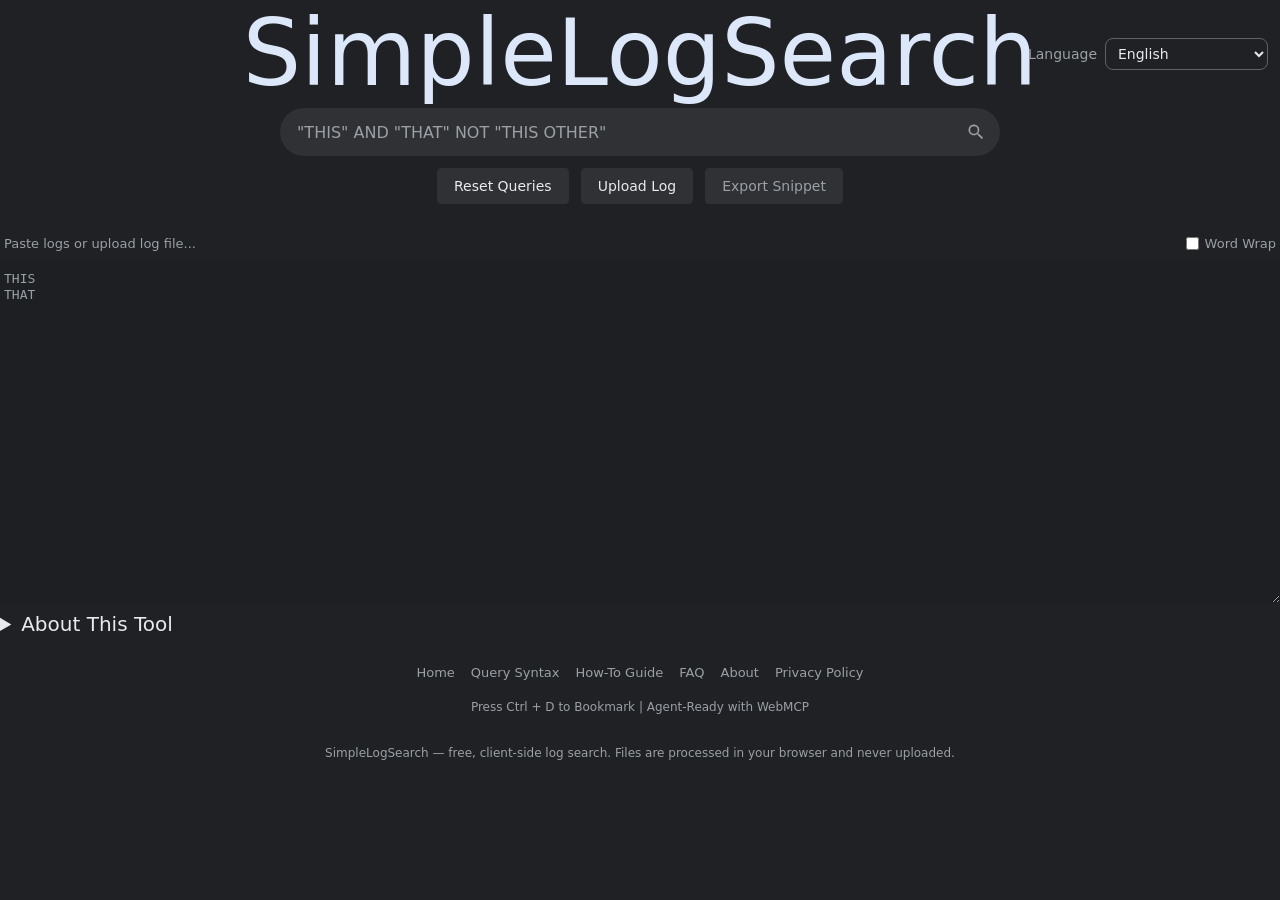
<file: index.html>
<!doctype html>
<html lang="en">
<head>
  <meta charset="utf-8">
  <meta name="viewport" content="width=device-width, initial-scale=1">
  <title>SimpleLogSearch — Free Log File Search with AND/OR/NOT (In-Browser)</title>
  <!-- Meta + canonical + og per spec/seo-adsense §2 (index row); title exact per §1.1. -->
  <meta name="description" content="Free in-browser log file search with AND, OR, and NOT queries. Files never leave your device, and results keep their original line numbers.">
  <meta name="robots" content="index, follow">
  <meta name="theme-color" content="#202124">
  <!-- WebMCP Chrome origin trial (spec/webmcp.md §6; token for https://simplelogsearch.com, expiry 2027-03-30) -->
  <meta http-equiv="Origin-Trial" content="[base64]">

  <link rel="icon" type="image/png" sizes="32x32" href="favicon.png">
  <link rel="canonical" href="https://simplelogsearch.com/">
  <meta property="og:title" content="SimpleLogSearch — Free Log File Search with AND/OR/NOT (In-Browser)">
  <meta property="og:description" content="Free in-browser log file search with AND, OR, and NOT queries. Files never leave your device, and results keep their original line numbers.">
  <meta property="og:url" content="https://simplelogsearch.com/">
  <meta property="og:type" content="website">
  <!-- Pre-paint i18n boot (spec/i18n §4): reads localStorage["sls-lang"], validates it
       against the known 21 codes, sets <html lang|dir> before first paint (ar/ur → rtl).
       Full string application happens in js/app.js init. -->
  <script>
    (function () {
      var codes = ["en","zh-CN","es-ES","hi-IN","ar","bn","pt-BR","ru","ja","de","fr","ko","tr","vi","id","th","pl","ur","nl","it","uk"];
      var locale = null;
      try { locale = window.localStorage.getItem("sls-lang"); } catch (e) {}
      if (codes.indexOf(locale) === -1) locale = "en";
      document.documentElement.setAttribute("lang", locale);
      document.documentElement.setAttribute("dir", locale === "ar" || locale === "ur" ? "rtl" : "ltr");
    })();
  </script>
  <!-- JSON-LD per spec/seo-adsense §2 (index row): WebSite (SearchAction → ?q=, functional
       since 3.4), SoftwareApplication (no aggregateRating/fake reviews), WebPage, FAQPage
       mirroring the 10 visible index FAQs verbatim. -->
  <script type="application/ld+json">
  {
    "@context": "https://schema.org",
    "@type": "WebSite",
    "name": "SimpleLogSearch",
    "url": "https://simplelogsearch.com/",
    "description": "Free in-browser log file search with AND, OR, and NOT queries. Files are processed client-side and never uploaded.",
    "potentialAction": {
      "@type": "SearchAction",
      "target": { "@type": "EntryPoint", "urlTemplate": "https://simplelogsearch.com/?q={search_term_string}" },
      "query-input": "required name=search_term_string"
    }
  }
  </script>
  <script type="application/ld+json">
  {
    "@context": "https://schema.org",
    "@type": "SoftwareApplication",
    "name": "SimpleLogSearch",
    "url": "https://simplelogsearch.com/",
    "description": "A free log file search that runs entirely in your browser: boolean and quoted-phrase queries over line-based text files, with original line numbers preserved. Files never leave the device.",
    "applicationCategory": "DeveloperApplication",
    "operatingSystem": "Web",
    "offers": { "@type": "Offer", "price": "0", "priceCurrency": "USD" }
  }
  </script>
  <script type="application/ld+json">
  {
    "@context": "https://schema.org",
    "@type": "WebPage",
    "name": "SimpleLogSearch — Free Log File Search with AND/OR/NOT (In-Browser)",
    "url": "https://simplelogsearch.com/",
    "description": "Free in-browser log file search with AND, OR, and NOT queries. Files never leave your device, and results keep their original line numbers."
  }
  </script>
  <script type="application/ld+json">
  {
    "@context": "https://schema.org",
    "@type": "FAQPage",
    "mainEntity": [
      { "@type": "Question", "name": "Is my data sent anywhere?", "acceptedAnswer": { "@type": "Answer", "text": "No. Your log file never leaves your browser. The app is fully client-side: your browser reads the file into memory with its own file API, JavaScript running on your machine tokenizes and searches it, and everything is forgotten when you close the page or load another file. There is no upload step, no server to host your data, nothing in cookies or local storage except the interface language you choose, and no analytics reading file contents." } },
      { "@type": "Question", "name": "How big a file can I open?", "acceptedAnswer": { "@type": "Answer", "text": "Up to 50 MB per file; anything larger is rejected with a clear error before it is read. Large files stay smooth because the results window is virtualized — only the rows currently in view exist in the page, so even a 10 MB log with 100,000 lines scrolls without stutter. Reading happens in the background while the status row shows the file name and a reading notice, then the total line count appears." } },
      { "@type": "Question", "name": "Can I search CSV, JSON, or XML files?", "acceptedAnswer": { "@type": "Answer", "text": "Yes — any line-based text file works. The engine treats each line as a plain string and applies case-insensitive substring matching, so it never needs to understand the format. Plain application logs, syslog output, web server access logs, Windows Event flat-text exports, CSV spreadsheets, JSON-lines data, and XML dumps all work as long as every record sits on its own line and the file is UTF-8 text. Binary files are not supported." } },
      { "@type": "Question", "name": "Is the search case-sensitive?", "acceptedAnswer": { "@type": "Answer", "text": "No. Matching is case-insensitive substring: error, Error, and ERROR all find the same lines, so you can type queries in whatever case feels natural. One subtlety comes with substring matching — there are no word boundaries, so searching for 192.168.1.1 also matches a line that contains only 192.168.1.10. The Query Syntax reference explains the trailing-space trick that narrows these collisions down." } },
      { "@type": "Question", "name": "Is it mobile-friendly?", "acceptedAnswer": { "@type": "Answer", "text": "Yes. The layout is responsive down to phone width — the search bar, buttons, and results window all adapt, and the interface is verified at 390 pixels wide. Searching large files works on a phone too, though a desktop screen makes long result sets more comfortable to read." } },
      { "@type": "Question", "name": "Why is it free?", "acceptedAnswer": { "@type": "Answer", "text": "Because there is nothing to charge for: no server, no database, no per-seat licensing — the entire site is a few dollars of static hosting on GitHub Pages. To help cover even that modest cost, the site is monetized with Google AdSense advertisements, and that is the complete model. There is no premium tier, no paywall, and your files are never shared with any advertiser; the Privacy Policy page states all of it in full." } },
      { "@type": "Question", "name": "What is WebMCP, and how do I use it as a user?", "acceptedAnswer": { "@type": "Answer", "text": "WebMCP is a W3C standard that lets a web page expose its capabilities to AI agents as tools. SimpleLogSearch registers four — get_log_status, search_logs, reset_view, and load_sample_log — so an agent can see what file is loaded, run queries, reset the view, or load one of the built-in samples. You do nothing special: in a WebMCP-capable browser you ask your assistant in natural language, for example to find every 500 status line except the health-check traffic, and it calls the tools for you." } },
      { "@type": "Question", "name": "How do line numbers work?", "acceptedAnswer": { "@type": "Answer", "text": "Every result is labeled with its original line number from your uploaded file, starting at 1 — filtering never renumbers. A match labeled 4,182 is line 4,182 in the file: open it in an editor, SIEM, or any other text tool and jump straight there. Line counting treats the file as it is on disk, and a trailing newline at the end does not create a phantom extra line." } },
      { "@type": "Question", "name": "What happens to my file when I reset or upload a new one?", "acceptedAnswer": { "@type": "Answer", "text": "Reset only clears the search box and any error message — the file stays loaded and the window returns to the full log from line 1. Uploading a new file discards the old one completely: the previous data is thrown away, the search input is cleared, and the new file is shown from its first line. Since files live only in page memory, closing or reloading the page forgets everything as well." } },
      { "@type": "Question", "name": "What browsers are supported?", "acceptedAnswer": { "@type": "Answer", "text": "Any evergreen browser: current versions of Chrome, Edge, Firefox, and Safari all run the full app — upload, boolean search, 50 MB files, and the resizable results window. One feature set is newer. The WebMCP agent tools listed in Features need a client with W3C WebMCP support; today that means Chrome 149 or later, Edge 150 or later, or ChatGPT Desktop. In other browsers the page loads as an ordinary website, silently and without console noise." } }
    ]
  }
  </script>
  <link rel="stylesheet" href="css/styles.css">
</head>
<body>
  <a class="skip-link" href="#logViewport" data-i18n="a11y.skipToResults">Skip to results</a>

  <header>
    <a class="wordmark" href="index.html" aria-label="SimpleLogSearch"><span>S</span><span>i</span><span>m</span><span>p</span><span>l</span><span>e</span><span>L</span><span>o</span><span>g</span><span>S</span><span>e</span><span>a</span><span>r</span><span>c</span><span>h</span></a>
    <div class="lang-field">
      <label for="langSelect" data-i18n="lang.label">Language</label>
      <select id="langSelect">
        <option value="en">English</option>
        <option value="zh-CN">简体中文</option>
        <option value="es-ES">Español</option>
        <option value="hi-IN">हिन्दी</option>
        <option value="ar">العربية</option>
        <option value="bn">বাংলা</option>
        <option value="pt-BR">Português (Brasil)</option>
        <option value="ru">Русский</option>
        <option value="ja">日本語</option>
        <option value="de">Deutsch</option>
        <option value="fr">Français</option>
        <option value="ko">한국어</option>
        <option value="tr">Türkçe</option>
        <option value="vi">Tiếng Việt</option>
        <option value="id">Bahasa Indonesia</option>
        <option value="th">ไทย</option>
        <option value="pl">Polski</option>
        <option value="ur">اردو</option>
        <option value="nl">Nederlands</option>
        <option value="it">Italiano</option>
        <option value="uk">Українська</option>
      </select>
    </div>
  </header>

  <div id="errorSlot" role="alert" aria-live="polite" hidden></div>

  <main>
    <form class="search-bar">
      <input class="search-input" type="text" name="q" placeholder=&quot;THIS&quot; AND &quot;THAT&quot; NOT &quot;THIS OTHER&quot; data-i18n-placeholder="search.placeholder">
      <button class="search-submit" type="submit" aria-label="Run search" data-i18n-aria="search.buttonAria"><svg viewBox="0 0 24 24" aria-hidden="true"><path d="M15.5 14h-.79l-.28-.27a6.5 6.5 0 1 0-.7.7l.27.28v.79l5 4.99L20.49 19l-4.99-5zm-6 0A4.5 4.5 0 1 1 14 9.5 4.5 4.5 0 0 1 9.5 14z"/></svg></button>
    </form>
    <div class="btn-row">
      <button id="resetBtn" class="btn" type="button" data-i18n="btn.reset">Reset Queries</button>
      <button id="uploadBtn" class="btn" type="button" data-i18n="btn.upload">Upload Log</button>
      <button id="exportBtn" class="btn" type="button" data-i18n="btn.export" disabled>Export Snippet</button>
      <input id="fileInput" type="file" hidden>
    </div>
  </main>

  <section id="results">
    <!-- View bar (ui-spec §4 / B18, 2026-09-25 word-wrap toggle): status text
         left + Word Wrap checkbox right — the row just above the text box,
         always visible. #statusRow keeps the hidden/text semantics owned by
         app.js; in the empty state it shows the paste instruction (i18n
         status.noFile) — B20, 2026-09-25. -->
    <div id="viewBar">
      <div id="statusRow" aria-live="polite" data-i18n="status.noFile">Paste logs or upload log file...</div>
      <label class="wrap-toggle"><input type="checkbox" id="wrapToggle"><span data-i18n="view.wordWrap">Word Wrap</span></label>
    </div>
    <!-- Empty-state paste box (ui-spec §4): faint two-line THIS/THAT demo
         placeholder (i18n log.placeholder); commits as a "snippet" log on paste
         or a typing pause. -->
    <textarea id="pasteArea" spellcheck="false" placeholder="THIS&#10;THAT" data-i18n-placeholder="log.placeholder"></textarea>
    <div id="logViewport" aria-label="Log content" data-i18n-aria="a11y.logView" hidden></div>
  </section>

  <!-- "About This Tool" — collapsed by default (spec/seo-adsense §1.1, 2026-09-20
       user direction; content preserved in the DOM for SEO/AdSense). Body copy is
       English-only — the language switch localizes chrome strings only (§1); these
       elements intentionally carry no data-i18n attributes except the summary. -->
  <details class="content about-details" id="aboutDetails">
    <summary data-i18n="about.title">About This Tool</summary>
    <h1>Free Online Log File Search with AND, OR, and NOT Queries</h1>

    <p>SimpleLogSearch is a free log file search that runs entirely in your browser. Click Upload, pick a log, type a query with AND, OR, NOT, and quoted phrases, and read the matching lines with their original line numbers. Nothing is sent to any server: your file is read into page memory with your browser's own file API, the search executes on your machine, and everything is discarded when you close the tab or load another file. There is no account, no signup, and nothing to install — it is a search box with real boolean syntax sitting on top of an ordinary text window. The query box accepts the same phrasing you would use in grep or a SIEM search bar, so existing muscle memory carries over. It was built for security work — access logs, event exports, application debug output — but it handles any line-based text. New to the syntax? The <a href="query-syntax/">query syntax reference</a> walks through every operator with examples.</p>

    <h2>How it works</h2>
    <p>The whole workflow is three steps, and there is nothing to install. A worked, step-by-step investigation walkthrough lives in the <a href="how-to-search-logs/">how-to guide</a>.</p>
    <ol>
      <li><strong>Upload.</strong> Click Upload and pick any line-based text file up to 50 MB. Your browser reads it into page memory; nothing is transmitted anywhere.</li>
      <li><strong>Query.</strong> Type a search using AND, OR, NOT, quoted phrases, and parentheses. Matching is case-insensitive, grep-style: <code>"MID 123456" and "timeout"</code> finds the lines that contain both strings, in any case.</li>
      <li><strong>Read the matches.</strong> The results window lists only the matching lines, each labeled with its true position in your file. Copy a line number and jump straight to it in Notepad++, VS Code, or any editor.</li>
    </ol>

    <h2>Features</h2>
    <ul>
      <li><strong>Boolean and phrase queries.</strong> Combine quoted phrases with AND, OR, and NOT; parentheses control grouping, and AND binds tighter than OR.</li>
      <li><strong>Original line numbers preserved.</strong> Every result row is labeled with its real 1-based line in the uploaded file — filtering never renumbers.</li>
      <li><strong>Case-insensitive grep-style matching.</strong> Plain substring search: ERROR matches error. One honest caveat — 192.168.1.1 also matches 192.168.1.10, and a trailing space in the phrase narrows it down.</li>
      <li><strong>Files up to 50 MB.</strong> A virtualized results window keeps scrolling smooth even when a file carries hundreds of thousands of lines.</li>
      <li><strong>21 interface languages.</strong> The app chrome is translated into 21 languages, including Arabic and Urdu with full right-to-left mirroring; content pages stay in English.</li>
      <li><strong>AI-agent tools (WebMCP).</strong> Supported browsers expose four registered tools — get_log_status, search_logs, reset_view, load_sample_log — so an AI assistant can drive the app from a natural-language prompt.</li>
    </ul>
    <h2>Sample query gallery</h2>
    <p>Six real queries and what each one finds. Every operator, with more examples, is explained in the <a href="query-syntax/">query syntax guide</a>.</p>
    <ul>
      <li><code>"MID 123456" and "MID 123654" not "192.168.1.1"</code> — the canonical example: lines mentioning both correlation IDs, minus the noise coming from one known host.</li>
      <li><code>"status=200" OR "status=500"</code> — every successful or failed HTTP response in a web access log, in one pass.</li>
      <li><code>"svc=db" AND ("deadlock" OR "replication")</code> — database-service lines that report either a deadlock or a replication event.</li>
      <li><code>"192.168.1.1 "</code> — the exact IP address; the trailing space keeps 192.168.1.10 and 192.168.1.100 out of the results.</li>
      <li><code>"svc=api" "status=200"</code> — implicit AND: lines containing both phrases, with no keyword required between them.</li>
      <li><code>"and"</code> — a quoted operator is just a literal word, so this finds lines that contain the text and.</li>
    </ul>

    <h2>Frequently asked questions</h2>
    <p>Short answers to the ten most common questions — the <a href="faq/">full FAQ</a> carries fourteen, and the <a href="privacy-policy/">privacy policy</a> states the data story in full.</p>
    <h3>Is my data sent anywhere?</h3>
    <p>No. Your log file never leaves your browser. The app is fully client-side: your browser reads the file into memory with its own file API, JavaScript running on your machine tokenizes and searches it, and everything is forgotten when you close the page or load another file. There is no upload step, no server to host your data, nothing in cookies or local storage except the interface language you choose, and no analytics reading file contents.</p>
    <h3>How big a file can I open?</h3>
    <p>Up to 50 MB per file; anything larger is rejected with a clear error before it is read. Large files stay smooth because the results window is virtualized — only the rows currently in view exist in the page, so even a 10 MB log with 100,000 lines scrolls without stutter. Reading happens in the background while the status row shows the file name and a reading notice, then the total line count appears.</p>
    <h3>Can I search CSV, JSON, or XML files?</h3>
    <p>Yes — any line-based text file works. The engine treats each line as a plain string and applies case-insensitive substring matching, so it never needs to understand the format. Plain application logs, syslog output, web server access logs, Windows Event flat-text exports, CSV spreadsheets, JSON-lines data, and XML dumps all work as long as every record sits on its own line and the file is UTF-8 text. Binary files are not supported.</p>
    <h3>Is the search case-sensitive?</h3>
    <p>No. Matching is case-insensitive substring: error, Error, and ERROR all find the same lines, so you can type queries in whatever case feels natural. One subtlety comes with substring matching — there are no word boundaries, so searching for 192.168.1.1 also matches a line that contains only 192.168.1.10. The Query Syntax reference explains the trailing-space trick that narrows these collisions down.</p>
    <h3>Is it mobile-friendly?</h3>
    <p>Yes. The layout is responsive down to phone width — the search bar, buttons, and results window all adapt, and the interface is verified at 390 pixels wide. Searching large files works on a phone too, though a desktop screen makes long result sets more comfortable to read.</p>
    <h3>Why is it free?</h3>
    <p>Because there is nothing to charge for: no server, no database, no per-seat licensing — the entire site is a few dollars of static hosting on GitHub Pages. To help cover even that modest cost, the site is monetized with Google AdSense advertisements, and that is the complete model. There is no premium tier, no paywall, and your files are never shared with any advertiser; the Privacy Policy page states all of it in full.</p>
    <h3>What is WebMCP, and how do I use it as a user?</h3>
    <p>WebMCP is a W3C standard that lets a web page expose its capabilities to AI agents as tools. SimpleLogSearch registers four — get_log_status, search_logs, reset_view, and load_sample_log — so an agent can see what file is loaded, run queries, reset the view, or load one of the built-in samples. You do nothing special: in a WebMCP-capable browser you ask your assistant in natural language, for example to find every 500 status line except the health-check traffic, and it calls the tools for you.</p>
    <h3>How do line numbers work?</h3>
    <p>Every result is labeled with its original line number from your uploaded file, starting at 1 — filtering never renumbers. A match labeled 4,182 is line 4,182 in the file: open it in an editor, SIEM, or any other text tool and jump straight there. Line counting treats the file as it is on disk, and a trailing newline at the end does not create a phantom extra line.</p>
    <h3>What happens to my file when I reset or upload a new one?</h3>
    <p>Reset only clears the search box and any error message — the file stays loaded and the window returns to the full log from line 1. Uploading a new file discards the old one completely: the previous data is thrown away, the search input is cleared, and the new file is shown from its first line. Since files live only in page memory, closing or reloading the page forgets everything as well.</p>
    <h3>What browsers are supported?</h3>
    <p>Any evergreen browser: current versions of Chrome, Edge, Firefox, and Safari all run the full app — upload, boolean search, 50 MB files, and the resizable results window. One feature set is newer. The WebMCP agent tools listed in Features need a client with W3C WebMCP support; today that means Chrome 149 or later, Edge 150 or later, or ChatGPT Desktop. In other browsers the page loads as an ordinary website, silently and without console noise.</p>

    <p>SimpleLogSearch is built and maintained by Chris Pardue — the <a href="about/">about page</a> covers why the tool exists and what it runs on.</p>
  </details>

  <footer>
    <nav>
      <a href="index.html" data-i18n="nav.home">Home</a>
      <a href="query-syntax/" data-i18n="nav.syntax">Query Syntax</a>
      <a href="how-to-search-logs/" data-i18n="nav.howto">How-To Guide</a>
      <a href="faq/" data-i18n="nav.faq">FAQ</a>
      <a href="about/" data-i18n="nav.about">About</a>
      <a href="privacy-policy/" data-i18n="nav.privacy">Privacy Policy</a>
    </nav>
    <p class="footer-note" data-i18n="footer.bookmark">Press Ctrl + D to Bookmark | Agent-Ready with WebMCP</p>
    <p class="footer-note" data-i18n="footer.note">SimpleLogSearch — free, client-side log search. Files are processed in your browser and never uploaded.</p>
  </footer>

  <script src="js/i18n.js" defer></script>
  <script src="js/query-parser.js" defer></script>
  <script src="js/log-view.js" defer></script>
  <script src="js/app.js" defer></script>
  <script src="js/webmcp.js" defer></script>

</body>
</html>
</file>
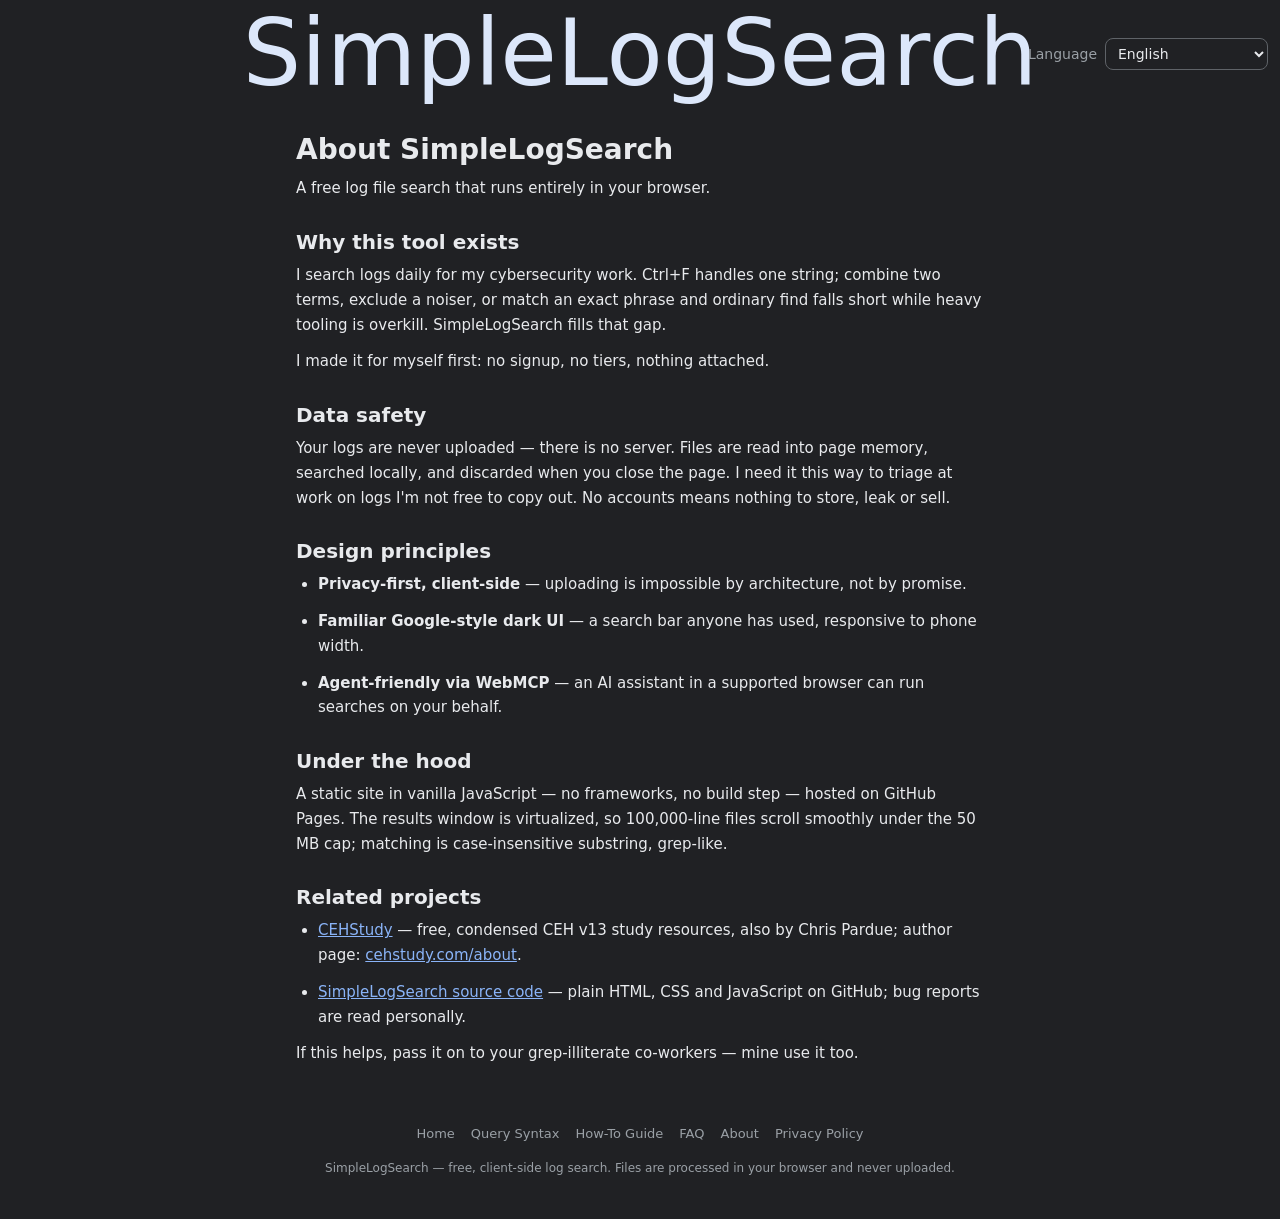
<file: about/index.html>
<!doctype html>
<html lang="en">
<head>
  <meta charset="utf-8">
  <meta name="viewport" content="width=device-width, initial-scale=1">
  <title>About SimpleLogSearch — Who Built It and Why | SimpleLogSearch</title>
  <meta name="description" content="Chris Pardue built SimpleLogSearch for his own log triage: a free in-browser search with AND/OR/NOT queries where your files never leave the browser.">
  <meta name="robots" content="index, follow">
  <meta name="theme-color" content="#202124">
  <link rel="icon" type="image/png" sizes="32x32" href="../favicon.png">
  <link rel="canonical" href="https://simplelogsearch.com/about/">
  <meta property="og:title" content="About SimpleLogSearch">
  <meta property="og:description" content="Chris Pardue built SimpleLogSearch for his own log triage: a free in-browser search with AND/OR/NOT queries where your files never leave the browser.">
  <meta property="og:url" content="https://simplelogsearch.com/about/">
  <meta property="og:type" content="website">
  <!-- Pre-paint i18n boot (spec/i18n §4 — identical to index.html): reads localStorage["sls-lang"],
       validates against the known 21 codes, sets <html lang|dir> before first paint. Full
       chrome-string application happens in js/i18n.js (deferred below); on content pages it
       affects header/footer strings only — body copy stays English (spec/seo-adsense §1). -->
  <script>
    (function () {
      var codes = ["en","zh-CN","es-ES","hi-IN","ar","bn","pt-BR","ru","ja","de","fr","ko","tr","vi","id","th","pl","ur","nl","it","uk"];
      var locale = null;
      try { locale = window.localStorage.getItem("sls-lang"); } catch (e) {}
      if (codes.indexOf(locale) === -1) locale = "en";
      document.documentElement.setAttribute("lang", locale);
      document.documentElement.setAttribute("dir", locale === "ar" || locale === "ur" ? "rtl" : "ltr");
    })();
  </script>
  <!-- JSON-LD per spec/seo-adsense §2 (about row): AboutPage + Person (Chris Pardue, sameAs
       cehstudy.com/about/) + BreadcrumbList. -->
  <script type="application/ld+json">
  {
    "@context": "https://schema.org",
    "@type": "AboutPage",
    "name": "About SimpleLogSearch",
    "url": "https://simplelogsearch.com/about/",
    "description": "Who built SimpleLogSearch, why the tool exists, its design principles, and the technology behind it."
  }
  </script>
  <script type="application/ld+json">
  {
    "@context": "https://schema.org",
    "@type": "Person",
    "name": "Chris Pardue",
    "description": "Cybersecurity professional and author of SimpleLogSearch and CEHStudy, a free CEH v13 study resource site.",
    "sameAs": ["https://cehstudy.com/about/"]
  }
  </script>
  <script type="application/ld+json">
  {
    "@context": "https://schema.org",
    "@type": "BreadcrumbList",
    "itemListElement": [
      { "@type": "ListItem", "position": 1, "name": "Home", "item": "https://simplelogsearch.com/" },
      { "@type": "ListItem", "position": 2, "name": "About", "item": "https://simplelogsearch.com/about/" }
    ]
  }
  </script>
  <link rel="stylesheet" href="../css/styles.css">
</head>
<body>
  <!-- Shared chrome per spec/seo-adsense §1: header (logo left, language select right) + footer nav (6 links) + dark theme. -->
  <header>
    <a class="wordmark" href="../index.html" aria-label="SimpleLogSearch"><span>S</span><span>i</span><span>m</span><span>p</span><span>l</span><span>e</span><span>L</span><span>o</span><span>g</span><span>S</span><span>e</span><span>a</span><span>r</span><span>c</span><span>h</span></a>
    <div class="lang-field">
      <label for="langSelect" data-i18n="lang.label">Language</label>
      <select id="langSelect">
        <option value="en">English</option>
        <option value="zh-CN">简体中文</option>
        <option value="es-ES">Español</option>
        <option value="hi-IN">हिन्दी</option>
        <option value="ar">العربية</option>
        <option value="bn">বাংলা</option>
        <option value="pt-BR">Português (Brasil)</option>
        <option value="ru">Русский</option>
        <option value="ja">日本語</option>
        <option value="de">Deutsch</option>
        <option value="fr">Français</option>
        <option value="ko">한국어</option>
        <option value="tr">Türkçe</option>
        <option value="vi">Tiếng Việt</option>
        <option value="id">Bahasa Indonesia</option>
        <option value="th">ไทย</option>
        <option value="pl">Polski</option>
        <option value="ur">اردو</option>
        <option value="nl">Nederlands</option>
        <option value="it">Italiano</option>
        <option value="uk">Українська</option>
      </select>
    </div>
  </header>

  <main class="content">
    <article>
      <h1>About SimpleLogSearch</h1>
      <p>A free log file search that runs entirely in your browser.</p>

      <h2>Why this tool exists</h2>
      <p>I search logs daily for my cybersecurity work. Ctrl+F handles one string; combine two terms, exclude a noiser, or match an exact phrase and ordinary find falls short while heavy tooling is overkill. SimpleLogSearch fills that gap.</p>
      <p>I made it for myself first: no signup, no tiers, nothing attached.</p>

      <h2>Data safety</h2>
      <p>Your logs are never uploaded — there is no server. Files are read into page memory, searched locally, and discarded when you close the page. I need it this way to triage at work on logs I'm not free to copy out. No accounts means nothing to store, leak or sell.</p>

      <h2>Design principles</h2>
      <ul>
        <li><strong>Privacy-first, client-side</strong> — uploading is impossible by architecture, not by promise.</li>
        <li><strong>Familiar Google-style dark UI</strong> — a search bar anyone has used, responsive to phone width.</li>
        <li><strong>Agent-friendly via WebMCP</strong> — an AI assistant in a supported browser can run searches on your behalf.</li>
      </ul>

      <h2>Under the hood</h2>
      <p>A static site in vanilla JavaScript — no frameworks, no build step — hosted on GitHub Pages. The results window is virtualized, so 100,000-line files scroll smoothly under the 50 MB cap; matching is case-insensitive substring, grep-like.</p>

      <h2>Related projects</h2>
      <ul>
        <li><a href="https://cehstudy.com/">CEHStudy</a> — free, condensed CEH v13 study resources, also by Chris Pardue; author page: <a href="https://cehstudy.com/about/">cehstudy.com/about</a>.</li>
        <li><a href="https://github.com/cpardue/simplelogsearch">SimpleLogSearch source code</a> — plain HTML, CSS and JavaScript on GitHub; bug reports are read personally.</li>
      </ul>

      <p>If this helps, pass it on to your grep-illiterate co-workers — mine use it too.</p>
    </article>
  </main>
  <footer>
    <nav>
      <a href="../index.html" data-i18n="nav.home">Home</a>
      <a href="../query-syntax/" data-i18n="nav.syntax">Query Syntax</a>
      <a href="../how-to-search-logs/" data-i18n="nav.howto">How-To Guide</a>
      <a href="../faq/" data-i18n="nav.faq">FAQ</a>
      <a href="../about/" data-i18n="nav.about">About</a>
      <a href="../privacy-policy/" data-i18n="nav.privacy">Privacy Policy</a>
    </nav>
    <p class="footer-note" data-i18n="footer.note">SimpleLogSearch — free, client-side log search. Files are processed in your browser and never uploaded.</p>
  </footer>

  <script src="../js/i18n.js" defer></script>
  <script>
    // Content-page chrome i18n (spec/seo-adsense §1): on content pages the language
    // switch affects header/footer strings only; the body copy stays English.
    document.getElementById("langSelect").addEventListener("change", function () {
      if (window.I18N) window.I18N.apply(this.value);
    });
  </script>

</body>
</html>
</file>
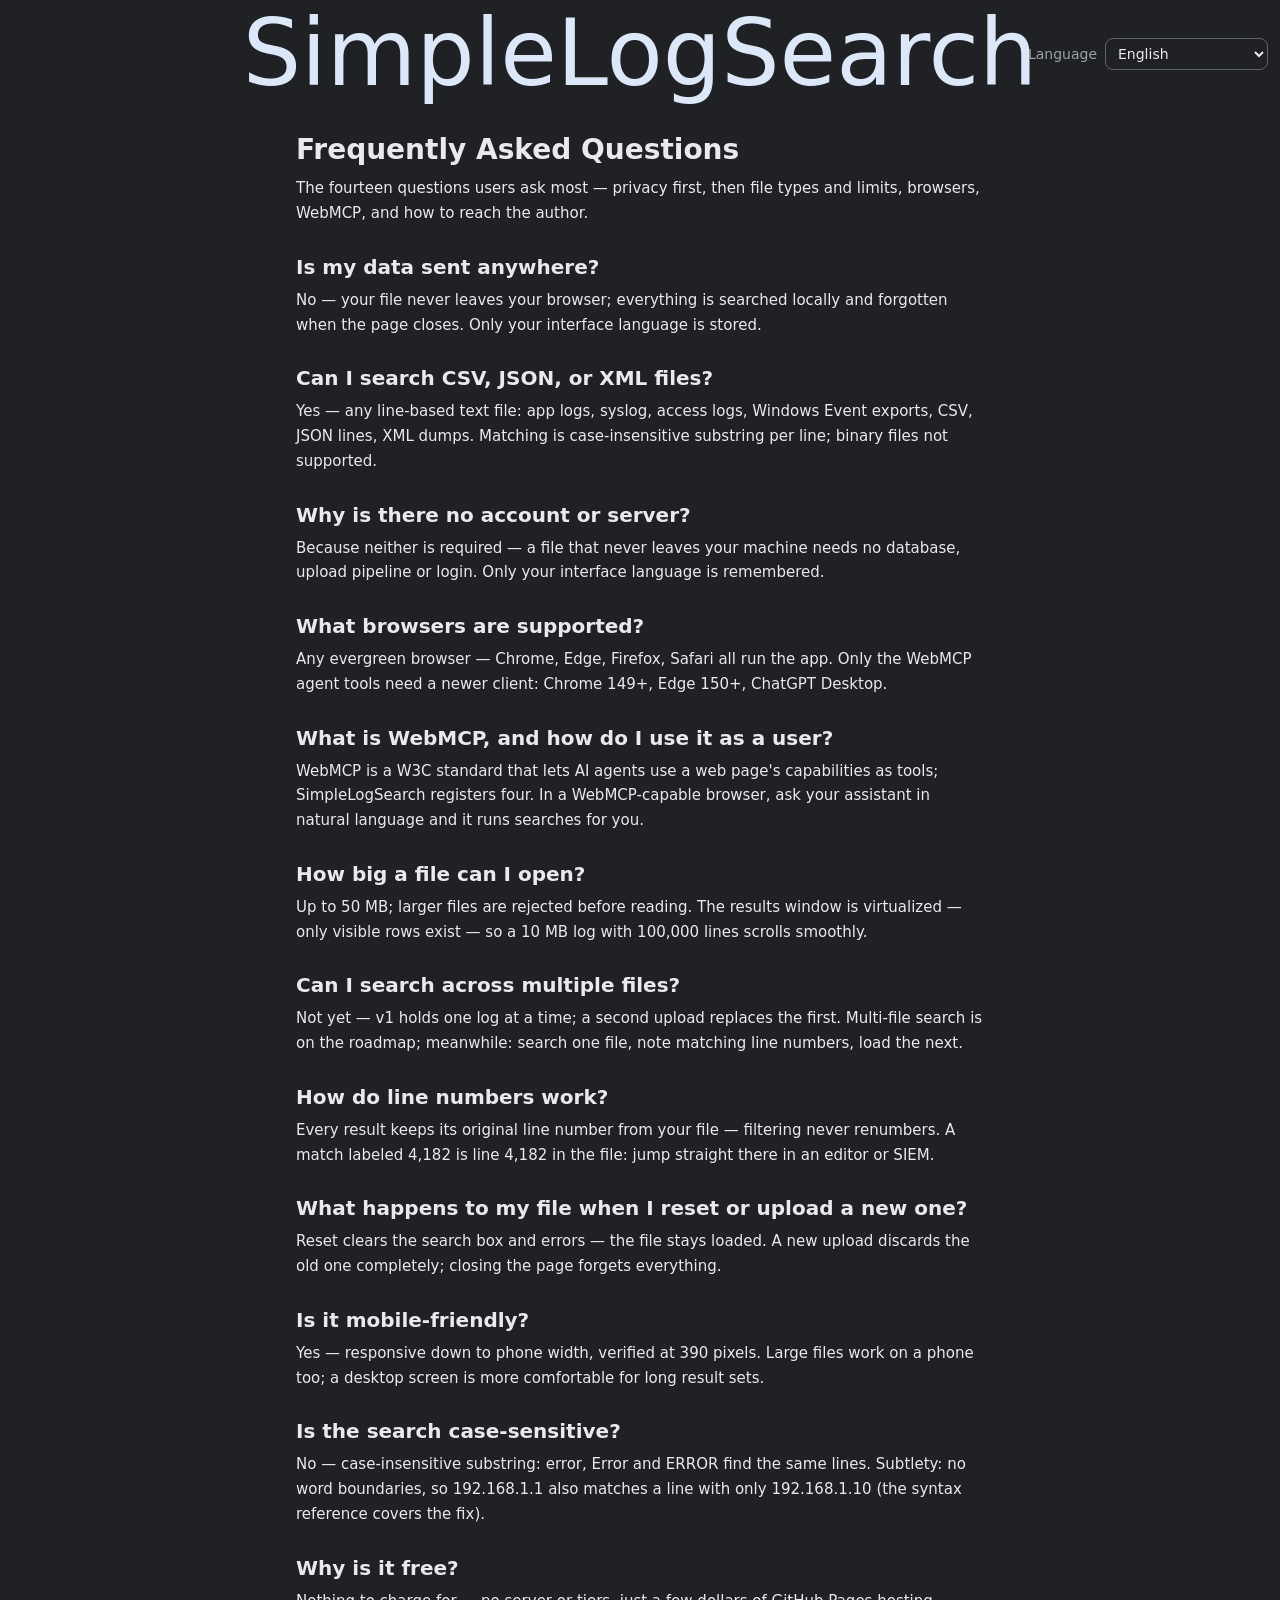
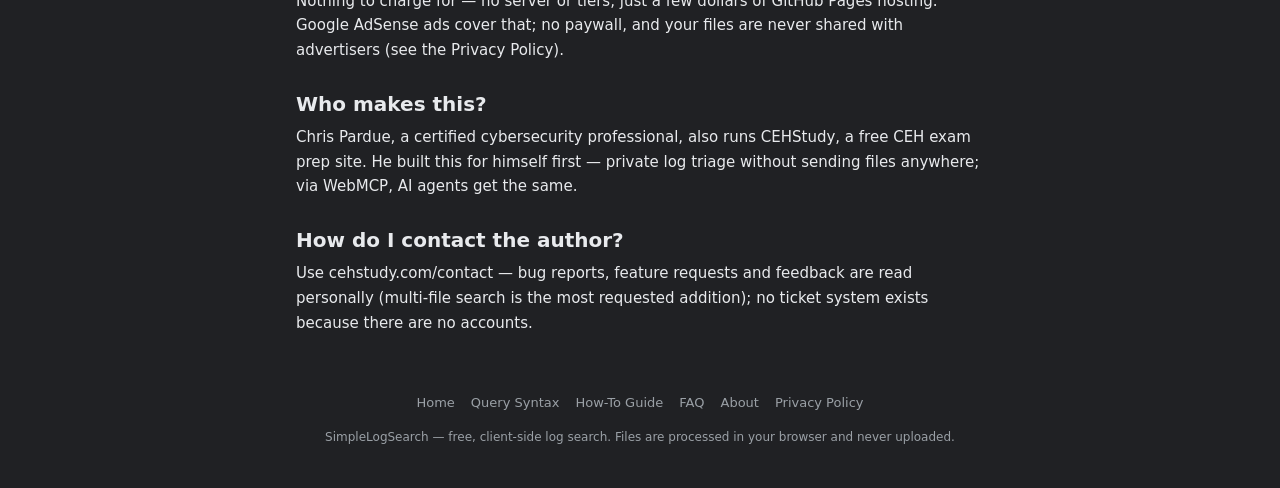
<file: faq/index.html>
<!doctype html>
<html lang="en">
<head>
  <meta charset="utf-8">
  <meta name="viewport" content="width=device-width, initial-scale=1">
  <title>Frequently Asked Questions | SimpleLogSearch</title>
  <meta name="description" content="Frequently asked questions about SimpleLogSearch: privacy, file types and the 50 MB limit, case sensitivity, browsers, WebMCP AI agent tools, and contact.">
  <meta name="robots" content="index, follow">
  <meta name="theme-color" content="#202124">
  <link rel="icon" type="image/png" sizes="32x32" href="../favicon.png">
  <link rel="canonical" href="https://simplelogsearch.com/faq/">
  <meta property="og:title" content="Frequently Asked Questions">
  <meta property="og:description" content="Frequently asked questions about SimpleLogSearch: privacy, file types and the 50 MB limit, case sensitivity, browsers, WebMCP AI agent tools, and contact.">
  <meta property="og:url" content="https://simplelogsearch.com/faq/">
  <meta property="og:type" content="website">
  <!-- Pre-paint i18n boot (spec/i18n §4 — identical to index.html): reads localStorage["sls-lang"],
       validates against the known 21 codes, sets <html lang|dir> before first paint. Full
       chrome-string application happens in js/i18n.js (deferred below); on content pages it
       affects header/footer strings only — body copy stays English (spec/seo-adsense §1). -->
  <script>
    (function () {
      var codes = ["en","zh-CN","es-ES","hi-IN","ar","bn","pt-BR","ru","ja","de","fr","ko","tr","vi","id","th","pl","ur","nl","it","uk"];
      var locale = null;
      try { locale = window.localStorage.getItem("sls-lang"); } catch (e) {}
      if (codes.indexOf(locale) === -1) locale = "en";
      document.documentElement.setAttribute("lang", locale);
      document.documentElement.setAttribute("dir", locale === "ar" || locale === "ur" ? "rtl" : "ltr");
    })();
  </script>
  <!-- JSON-LD per spec/seo-adsense §2 (faq row): WebPage + FAQPage (14 Q/As, answer text
       verbatim-matching the visible answers) + BreadcrumbList. -->
  <script type="application/ld+json">
  {
    "@context": "https://schema.org",
    "@type": "WebPage",
    "name": "Frequently Asked Questions",
    "url": "https://simplelogsearch.com/faq/"
  }
  </script>
    <script type="application/ld+json">
  {
    "@context": "https://schema.org",
    "@type": "FAQPage",
    "mainEntity": [
      { "@type": "Question", "name": "Is my data sent anywhere?", "acceptedAnswer": { "@type": "Answer", "text": "No — your file never leaves your browser; everything is searched locally and forgotten when the page closes. Only your interface language is stored." } },
      { "@type": "Question", "name": "Can I search CSV, JSON, or XML files?", "acceptedAnswer": { "@type": "Answer", "text": "Yes — any line-based text file: app logs, syslog, access logs, Windows Event exports, CSV, JSON lines, XML dumps. Matching is case-insensitive substring per line; binary files not supported." } },
      { "@type": "Question", "name": "Why is there no account or server?", "acceptedAnswer": { "@type": "Answer", "text": "Because neither is required — a file that never leaves your machine needs no database, upload pipeline or login. Only your interface language is remembered." } },
      { "@type": "Question", "name": "What browsers are supported?", "acceptedAnswer": { "@type": "Answer", "text": "Any evergreen browser — Chrome, Edge, Firefox, Safari all run the app. Only the WebMCP agent tools need a newer client: Chrome 149+, Edge 150+, ChatGPT Desktop." } },
      { "@type": "Question", "name": "What is WebMCP, and how do I use it as a user?", "acceptedAnswer": { "@type": "Answer", "text": "WebMCP is a W3C standard that lets AI agents use a web page's capabilities as tools; SimpleLogSearch registers four. In a WebMCP-capable browser, ask your assistant in natural language and it runs searches for you." } },
      { "@type": "Question", "name": "How big a file can I open?", "acceptedAnswer": { "@type": "Answer", "text": "Up to 50 MB; larger files are rejected before reading. The results window is virtualized — only visible rows exist — so a 10 MB log with 100,000 lines scrolls smoothly." } },
      { "@type": "Question", "name": "Can I search across multiple files?", "acceptedAnswer": { "@type": "Answer", "text": "Not yet — v1 holds one log at a time; a second upload replaces the first. Multi-file search is on the roadmap; meanwhile: search one file, note matching line numbers, load the next." } },
      { "@type": "Question", "name": "How do line numbers work?", "acceptedAnswer": { "@type": "Answer", "text": "Every result keeps its original line number from your file — filtering never renumbers. A match labeled 4,182 is line 4,182 in the file: jump straight there in an editor or SIEM." } },
      { "@type": "Question", "name": "What happens to my file when I reset or upload a new one?", "acceptedAnswer": { "@type": "Answer", "text": "Reset clears the search box and errors — the file stays loaded. A new upload discards the old one completely; closing the page forgets everything." } },
      { "@type": "Question", "name": "Is it mobile-friendly?", "acceptedAnswer": { "@type": "Answer", "text": "Yes — responsive down to phone width, verified at 390 pixels. Large files work on a phone too; a desktop screen is more comfortable for long result sets." } },
      { "@type": "Question", "name": "Is the search case-sensitive?", "acceptedAnswer": { "@type": "Answer", "text": "No — case-insensitive substring: error, Error and ERROR find the same lines. Subtlety: no word boundaries, so 192.168.1.1 also matches a line with only 192.168.1.10 (the syntax reference covers the fix)." } },
      { "@type": "Question", "name": "Why is it free?", "acceptedAnswer": { "@type": "Answer", "text": "Nothing to charge for — no server or tiers, just a few dollars of GitHub Pages hosting. Google AdSense ads cover that; no paywall, and your files are never shared with advertisers (see the Privacy Policy)." } },
      { "@type": "Question", "name": "Who makes this?", "acceptedAnswer": { "@type": "Answer", "text": "Chris Pardue, a certified cybersecurity professional, also runs CEHStudy, a free CEH exam prep site. He built this for himself first — private log triage without sending files anywhere; via WebMCP, AI agents get the same." } },
      { "@type": "Question", "name": "How do I contact the author?", "acceptedAnswer": { "@type": "Answer", "text": "Use cehstudy.com/contact — bug reports, feature requests and feedback are read personally (multi-file search is the most requested addition); no ticket system exists because there are no accounts." } }
    ]
  }
  </script>
  <script type="application/ld+json">
  {
    "@context": "https://schema.org",
    "@type": "BreadcrumbList",
    "itemListElement": [
      { "@type": "ListItem", "position": 1, "name": "Home", "item": "https://simplelogsearch.com/" },
      { "@type": "ListItem", "position": 2, "name": "FAQ", "item": "https://simplelogsearch.com/faq/" }
    ]
  }
  </script>
  <link rel="stylesheet" href="../css/styles.css">
</head>
<body>
  <!-- Shared chrome per spec/seo-adsense §1: header (logo left, language select right) + footer nav (6 links) + dark theme. -->
  <header>
    <a class="wordmark" href="../index.html" aria-label="SimpleLogSearch"><span>S</span><span>i</span><span>m</span><span>p</span><span>l</span><span>e</span><span>L</span><span>o</span><span>g</span><span>S</span><span>e</span><span>a</span><span>r</span><span>c</span><span>h</span></a>
    <div class="lang-field">
      <label for="langSelect" data-i18n="lang.label">Language</label>
      <select id="langSelect">
        <option value="en">English</option>
        <option value="zh-CN">简体中文</option>
        <option value="es-ES">Español</option>
        <option value="hi-IN">हिन्दी</option>
        <option value="ar">العربية</option>
        <option value="bn">বাংলা</option>
        <option value="pt-BR">Português (Brasil)</option>
        <option value="ru">Русский</option>
        <option value="ja">日本語</option>
        <option value="de">Deutsch</option>
        <option value="fr">Français</option>
        <option value="ko">한국어</option>
        <option value="tr">Türkçe</option>
        <option value="vi">Tiếng Việt</option>
        <option value="id">Bahasa Indonesia</option>
        <option value="th">ไทย</option>
        <option value="pl">Polski</option>
        <option value="ur">اردو</option>
        <option value="nl">Nederlands</option>
        <option value="it">Italiano</option>
        <option value="uk">Українська</option>
      </select>
    </div>
  </header>

  <main class="content">
    <article>
      <h1>Frequently Asked Questions</h1>
      <p>The fourteen questions users ask most — privacy first, then file types and limits, browsers, WebMCP, and how to reach the author.</p>
      <h2>Is my data sent anywhere?</h2>
      <p>No — your file never leaves your browser; everything is searched locally and forgotten when the page closes. Only your interface language is stored.</p>
      <h2>Can I search CSV, JSON, or XML files?</h2>
      <p>Yes — any line-based text file: app logs, syslog, access logs, Windows Event exports, CSV, JSON lines, XML dumps. Matching is case-insensitive substring per line; binary files not supported.</p>
      <h2>Why is there no account or server?</h2>
      <p>Because neither is required — a file that never leaves your machine needs no database, upload pipeline or login. Only your interface language is remembered.</p>
      <h2>What browsers are supported?</h2>
      <p>Any evergreen browser — Chrome, Edge, Firefox, Safari all run the app. Only the WebMCP agent tools need a newer client: Chrome 149+, Edge 150+, ChatGPT Desktop.</p>
      <h2>What is WebMCP, and how do I use it as a user?</h2>
      <p>WebMCP is a W3C standard that lets AI agents use a web page's capabilities as tools; SimpleLogSearch registers four. In a WebMCP-capable browser, ask your assistant in natural language and it runs searches for you.</p>
      <h2>How big a file can I open?</h2>
      <p>Up to 50 MB; larger files are rejected before reading. The results window is virtualized — only visible rows exist — so a 10 MB log with 100,000 lines scrolls smoothly.</p>
      <h2>Can I search across multiple files?</h2>
      <p>Not yet — v1 holds one log at a time; a second upload replaces the first. Multi-file search is on the roadmap; meanwhile: search one file, note matching line numbers, load the next.</p>
      <h2>How do line numbers work?</h2>
      <p>Every result keeps its original line number from your file — filtering never renumbers. A match labeled 4,182 is line 4,182 in the file: jump straight there in an editor or SIEM.</p>
      <h2>What happens to my file when I reset or upload a new one?</h2>
      <p>Reset clears the search box and errors — the file stays loaded. A new upload discards the old one completely; closing the page forgets everything.</p>
      <h2>Is it mobile-friendly?</h2>
      <p>Yes — responsive down to phone width, verified at 390 pixels. Large files work on a phone too; a desktop screen is more comfortable for long result sets.</p>
      <h2>Is the search case-sensitive?</h2>
      <p>No — case-insensitive substring: error, Error and ERROR find the same lines. Subtlety: no word boundaries, so 192.168.1.1 also matches a line with only 192.168.1.10 (the syntax reference covers the fix).</p>
      <h2>Why is it free?</h2>
      <p>Nothing to charge for — no server or tiers, just a few dollars of GitHub Pages hosting. Google AdSense ads cover that; no paywall, and your files are never shared with advertisers (see the Privacy Policy).</p>
      <h2>Who makes this?</h2>
      <p>Chris Pardue, a certified cybersecurity professional, also runs CEHStudy, a free CEH exam prep site. He built this for himself first — private log triage without sending files anywhere; via WebMCP, AI agents get the same.</p>
      <h2>How do I contact the author?</h2>
      <p>Use cehstudy.com/contact — bug reports, feature requests and feedback are read personally (multi-file search is the most requested addition); no ticket system exists because there are no accounts.</p>
    </article>
  </main>

  <footer>
    <nav>
      <a href="../index.html" data-i18n="nav.home">Home</a>
      <a href="../query-syntax/" data-i18n="nav.syntax">Query Syntax</a>
      <a href="../how-to-search-logs/" data-i18n="nav.howto">How-To Guide</a>
      <a href="../faq/" data-i18n="nav.faq">FAQ</a>
      <a href="../about/" data-i18n="nav.about">About</a>
      <a href="../privacy-policy/" data-i18n="nav.privacy">Privacy Policy</a>
    </nav>
    <p class="footer-note" data-i18n="footer.note">SimpleLogSearch — free, client-side log search. Files are processed in your browser and never uploaded.</p>
  </footer>

  <script src="../js/i18n.js" defer></script>
  <script>
    // Content-page chrome i18n (spec/seo-adsense §1): on content pages the language
    // switch affects header/footer strings only; the body copy stays English.
    document.getElementById("langSelect").addEventListener("change", function () {
      if (window.I18N) window.I18N.apply(this.value);
    });
  </script>

</body>
</html>
</file>
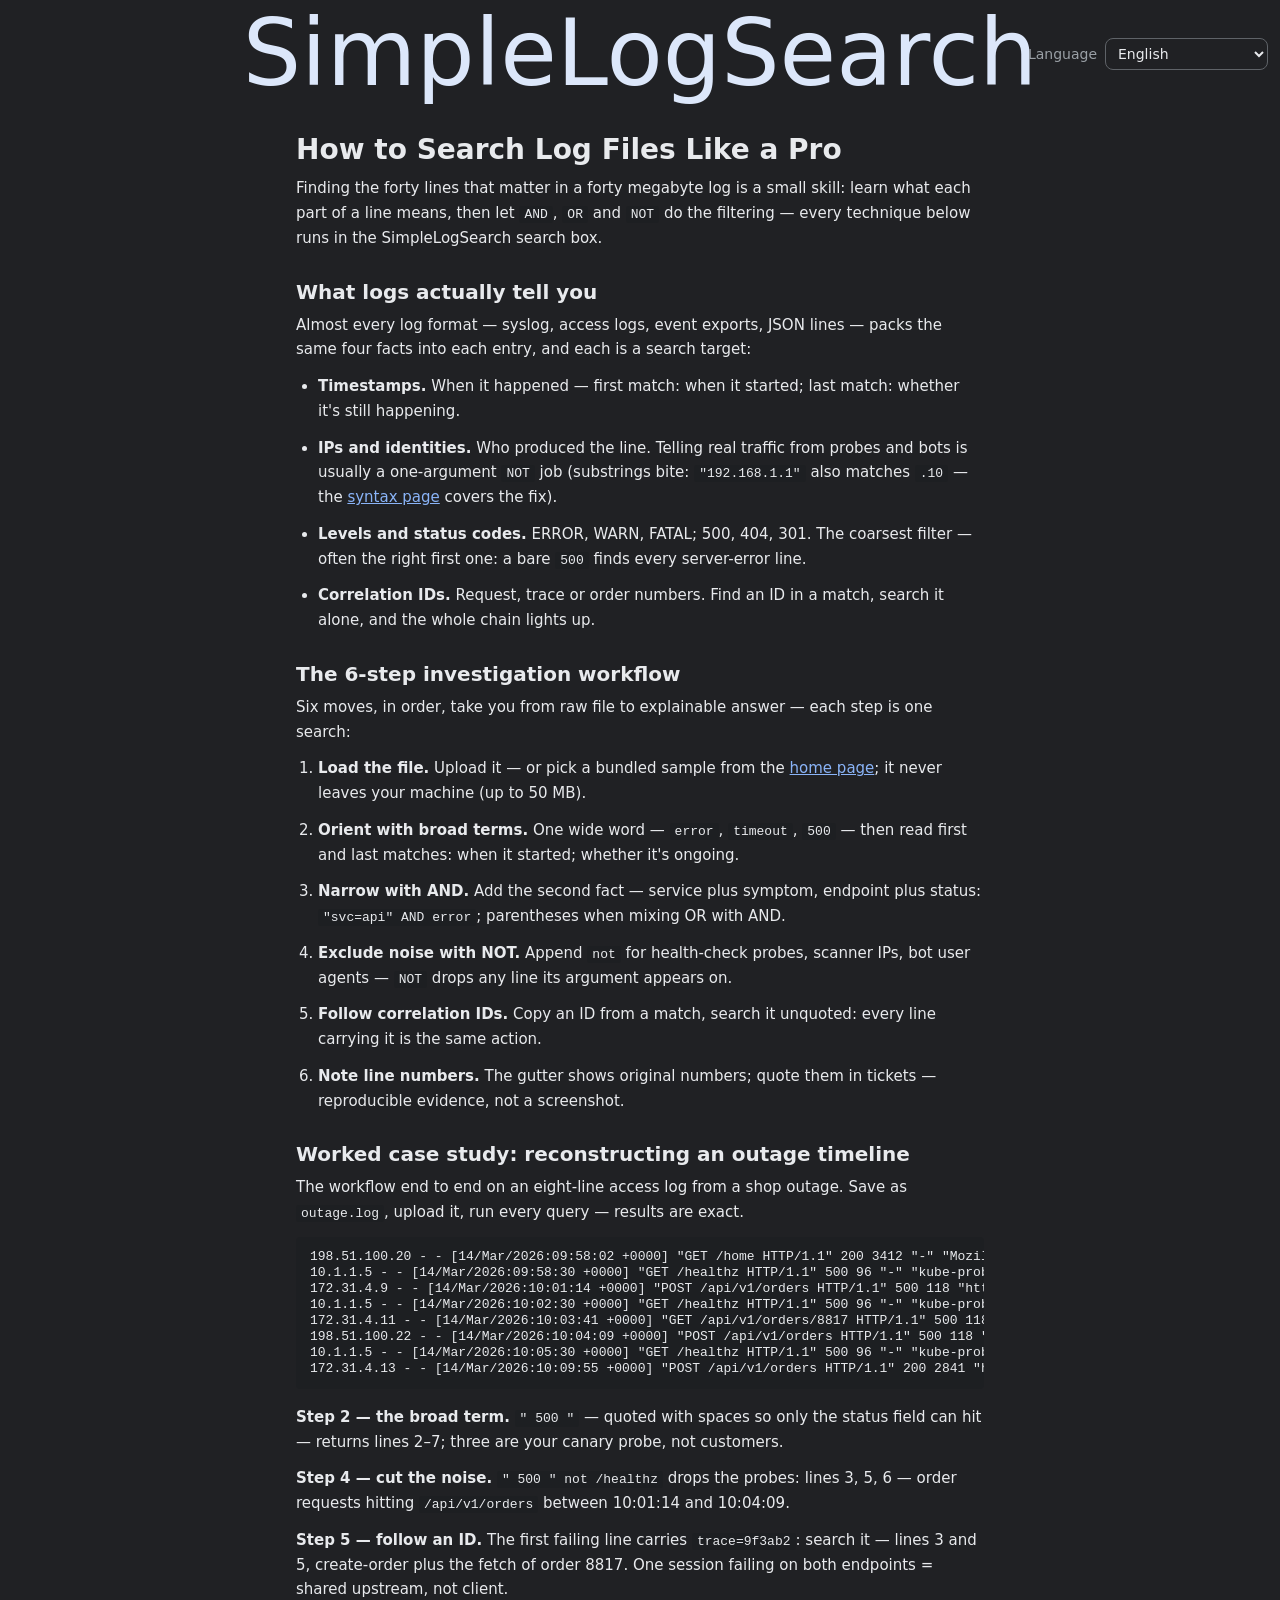
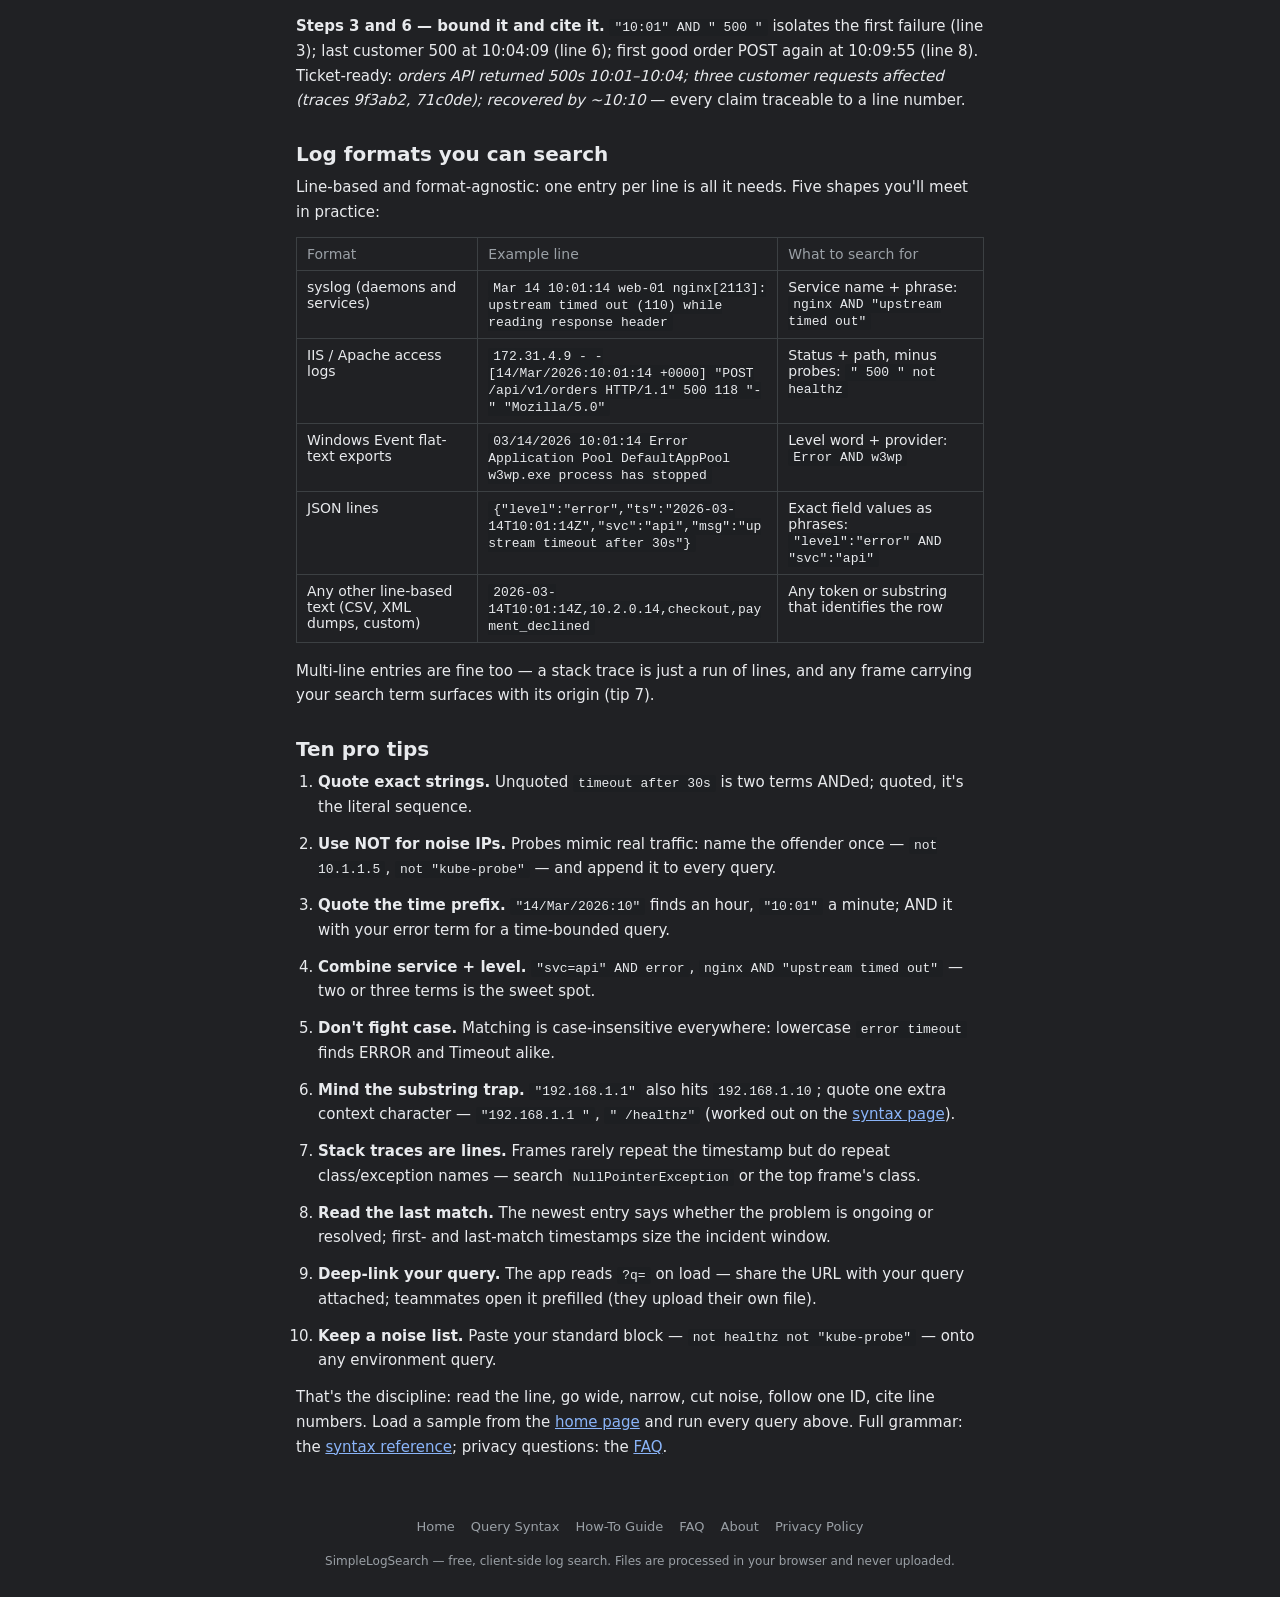
<file: how-to-search-logs/index.html>
<!doctype html>
<html lang="en">
<head>
  <meta charset="utf-8">
  <meta name="viewport" content="width=device-width, initial-scale=1">
  <title>How to Search Log Files Like a Pro | SimpleLogSearch</title>
  <meta name="description" content="Practical log search guide: read timestamps, IPs, levels and trace IDs, follow a 6-step workflow, reconstruct an outage timeline in a worked case study.">
  <meta name="robots" content="index, follow">
  <meta name="theme-color" content="#202124">
  <link rel="icon" type="image/png" sizes="32x32" href="../favicon.png">
  <link rel="canonical" href="https://simplelogsearch.com/how-to-search-logs/">
  <meta property="og:title" content="How to Search Log Files Like a Pro">
  <meta property="og:description" content="Practical log search guide: read timestamps, IPs, levels and trace IDs, follow a 6-step workflow, reconstruct an outage timeline in a worked case study.">
  <meta property="og:url" content="https://simplelogsearch.com/how-to-search-logs/">
  <meta property="og:type" content="article">
  <!-- Pre-paint i18n boot (spec/i18n §4 — identical to index.html): reads localStorage["sls-lang"],
       validates against the known 21 codes, sets <html lang|dir> before first paint. Full
       chrome-string application happens in js/i18n.js (deferred below); on content pages it
       affects header/footer strings only — body copy stays English (spec/seo-adsense §1). -->
  <script>
    (function () {
      var codes = ["en","zh-CN","es-ES","hi-IN","ar","bn","pt-BR","ru","ja","de","fr","ko","tr","vi","id","th","pl","ur","nl","it","uk"];
      var locale = null;
      try { locale = window.localStorage.getItem("sls-lang"); } catch (e) {}
      if (codes.indexOf(locale) === -1) locale = "en";
      document.documentElement.setAttribute("lang", locale);
      document.documentElement.setAttribute("dir", locale === "ar" || locale === "ur" ? "rtl" : "ltr");
    })();
  </script>
  <!-- JSON-LD per spec/seo-adsense §2 (how-to-search-logs row): Article + BreadcrumbList. -->
  <script type="application/ld+json">
  {
    "@context": "https://schema.org",
    "@type": "Article",
    "headline": "How to Search Log Files Like a Pro",
    "author": { "@type": "Person", "name": "Chris Pardue" },
    "dateModified": "2026-09-22"
  }
  </script>
  <script type="application/ld+json">
  {
    "@context": "https://schema.org",
    "@type": "BreadcrumbList",
    "itemListElement": [
      { "@type": "ListItem", "position": 1, "name": "Home", "item": "https://simplelogsearch.com/" },
      { "@type": "ListItem", "position": 2, "name": "How-To Guide", "item": "https://simplelogsearch.com/how-to-search-logs/" }
    ]
  }
  </script>
  <link rel="stylesheet" href="../css/styles.css">
</head>
<body>
  <!-- Shared chrome per spec/seo-adsense §1: header (logo left, language select right) + footer nav (6 links) + dark theme. -->
  <header>
    <a class="wordmark" href="../index.html" aria-label="SimpleLogSearch"><span>S</span><span>i</span><span>m</span><span>p</span><span>l</span><span>e</span><span>L</span><span>o</span><span>g</span><span>S</span><span>e</span><span>a</span><span>r</span><span>c</span><span>h</span></a>
    <div class="lang-field">
      <label for="langSelect" data-i18n="lang.label">Language</label>
      <select id="langSelect">
        <option value="en">English</option>
        <option value="zh-CN">简体中文</option>
        <option value="es-ES">Español</option>
        <option value="hi-IN">हिन्दी</option>
        <option value="ar">العربية</option>
        <option value="bn">বাংলা</option>
        <option value="pt-BR">Português (Brasil)</option>
        <option value="ru">Русский</option>
        <option value="ja">日本語</option>
        <option value="de">Deutsch</option>
        <option value="fr">Français</option>
        <option value="ko">한국어</option>
        <option value="tr">Türkçe</option>
        <option value="vi">Tiếng Việt</option>
        <option value="id">Bahasa Indonesia</option>
        <option value="th">ไทย</option>
        <option value="pl">Polski</option>
        <option value="ur">اردو</option>
        <option value="nl">Nederlands</option>
        <option value="it">Italiano</option>
        <option value="uk">Українська</option>
      </select>
    </div>
  </header>

  <main class="content">
    <article>
      <h1>How to Search Log Files Like a Pro</h1>
      <p>Finding the forty lines that matter in a forty megabyte log is a small skill: learn what each part of a line means, then let <code>AND</code>, <code>OR</code> and <code>NOT</code> do the filtering — every technique below runs in the SimpleLogSearch search box.</p>

      <h2>What logs actually tell you</h2>
      <p>Almost every log format — syslog, access logs, event exports, JSON lines — packs the same four facts into each entry, and each is a search target:</p>
      <ul>
        <li><strong>Timestamps.</strong> When it happened — first match: when it started; last match: whether it's still happening.</li>
        <li><strong>IPs and identities.</strong> Who produced the line. Telling real traffic from probes and bots is usually a one-argument <code>NOT</code> job (substrings bite: <code>"192.168.1.1"</code> also matches <code>.10</code> — the <a href="../query-syntax/">syntax page</a> covers the fix).</li>
        <li><strong>Levels and status codes.</strong> ERROR, WARN, FATAL; 500, 404, 301. The coarsest filter — often the right first one: a bare <code>500</code> finds every server-error line.</li>
        <li><strong>Correlation IDs.</strong> Request, trace or order numbers. Find an ID in a match, search it alone, and the whole chain lights up.</li>
      </ul>
      <h2>The 6-step investigation workflow</h2>
      <p>Six moves, in order, take you from raw file to explainable answer — each step is one search:</p>
      <ol>
        <li><strong>Load the file.</strong> Upload it — or pick a bundled sample from the <a href="../index.html">home page</a>; it never leaves your machine (up to 50 MB).</li>
        <li><strong>Orient with broad terms.</strong> One wide word — <code>error</code>, <code>timeout</code>, <code>500</code> — then read first and last matches: when it started; whether it's ongoing.</li>
        <li><strong>Narrow with AND.</strong> Add the second fact — service plus symptom, endpoint plus status: <code>"svc=api" AND error</code>; parentheses when mixing OR with AND.</li>
        <li><strong>Exclude noise with NOT.</strong> Append <code>not</code> for health-check probes, scanner IPs, bot user agents — <code>NOT</code> drops any line its argument appears on.</li>
        <li><strong>Follow correlation IDs.</strong> Copy an ID from a match, search it unquoted: every line carrying it is the same action.</li>
        <li><strong>Note line numbers.</strong> The gutter shows original numbers; quote them in tickets — reproducible evidence, not a screenshot.</li>
      </ol>
      <h2>Worked case study: reconstructing an outage timeline</h2>
      <p>The workflow end to end on an eight-line access log from a shop outage. Save as <code>outage.log</code>, upload it, run every query — results are exact.</p>
      <pre>198.51.100.20 - - [14/Mar/2026:09:58:02 +0000] "GET /home HTTP/1.1" 200 3412 "-" "Mozilla/5.0"
10.1.1.5 - - [14/Mar/2026:09:58:30 +0000] "GET /healthz HTTP/1.1" 500 96 "-" "kube-probe/1.29"
172.31.4.9 - - [14/Mar/2026:10:01:14 +0000] "POST /api/v1/orders HTTP/1.1" 500 118 "https://shop.example.com/cart" "Mozilla/5.0 trace=9f3ab2"
10.1.1.5 - - [14/Mar/2026:10:02:30 +0000] "GET /healthz HTTP/1.1" 500 96 "-" "kube-probe/1.29"
172.31.4.11 - - [14/Mar/2026:10:03:41 +0000] "GET /api/v1/orders/8817 HTTP/1.1" 500 118 "-" "Mozilla/5.0 trace=9f3ab2"
198.51.100.22 - - [14/Mar/2026:10:04:09 +0000] "POST /api/v1/orders HTTP/1.1" 500 118 "https://shop.example.com/cart" "Mozilla/5.0 trace=71c0de"
10.1.1.5 - - [14/Mar/2026:10:05:30 +0000] "GET /healthz HTTP/1.1" 500 96 "-" "kube-probe/1.29"
172.31.4.13 - - [14/Mar/2026:10:09:55 +0000] "POST /api/v1/orders HTTP/1.1" 200 2841 "https://shop.example.com/cart" "Mozilla/5.0"</pre>
      <p><strong>Step 2 — the broad term.</strong> <code>" 500 "</code> — quoted with spaces so only the status field can hit — returns lines 2–7; three are your canary probe, not customers.</p>
      <p><strong>Step 4 — cut the noise.</strong> <code>" 500 " not /healthz</code> drops the probes: lines 3, 5, 6 — order requests hitting <code>/api/v1/orders</code> between 10:01:14 and 10:04:09.</p>
      <p><strong>Step 5 — follow an ID.</strong> The first failing line carries <code>trace=9f3ab2</code>: search it — lines 3 and 5, create-order plus the fetch of order 8817. One session failing on both endpoints = shared upstream, not client.</p>
      <p><strong>Steps 3 and 6 — bound it and cite it.</strong> <code>"10:01" AND " 500 "</code> isolates the first failure (line 3); last customer 500 at 10:04:09 (line 6); first good order POST again at 10:09:55 (line 8). Ticket-ready: <em>orders API returned 500s 10:01–10:04; three customer requests affected (traces 9f3ab2, 71c0de); recovered by ~10:10</em> — every claim traceable to a line number.</p>
      <h2>Log formats you can search</h2>
      <p>Line-based and format-agnostic: one entry per line is all it needs. Five shapes you'll meet in practice:</p>
      <table>
        <thead>
          <tr><th>Format</th><th>Example line</th><th>What to search for</th></tr>
        </thead>
        <tbody>
          <tr><td>syslog (daemons and services)</td><td><code>Mar 14 10:01:14 web-01 nginx[2113]: upstream timed out (110) while reading response header</code></td><td>Service name + phrase: <code>nginx AND "upstream timed out"</code></td></tr>
          <tr><td>IIS / Apache access logs</td><td><code>172.31.4.9 - - [14/Mar/2026:10:01:14 +0000] "POST /api/v1/orders HTTP/1.1" 500 118 "-" "Mozilla/5.0"</code></td><td>Status + path, minus probes: <code>" 500 " not healthz</code></td></tr>
          <tr><td>Windows Event flat-text exports</td><td><code>03/14/2026 10:01:14 Error Application Pool DefaultAppPool w3wp.exe process has stopped</code></td><td>Level word + provider: <code>Error AND w3wp</code></td></tr>
          <tr><td>JSON lines</td><td><code>{"level":"error","ts":"2026-03-14T10:01:14Z","svc":"api","msg":"upstream timeout after 30s"}</code></td><td>Exact field values as phrases: <code>"level":"error" AND "svc":"api"</code></td></tr>
          <tr><td>Any other line-based text (CSV, XML dumps, custom)</td><td><code>2026-03-14T10:01:14Z,10.2.0.14,checkout,payment_declined</code></td><td>Any token or substring that identifies the row</td></tr>
        </tbody>
      </table>
      <p>Multi-line entries are fine too — a stack trace is just a run of lines, and any frame carrying your search term surfaces with its origin (tip 7).</p>
      <h2>Ten pro tips</h2>
      <ol>
        <li><strong>Quote exact strings.</strong> Unquoted <code>timeout after 30s</code> is two terms ANDed; quoted, it's the literal sequence.</li>
        <li><strong>Use NOT for noise IPs.</strong> Probes mimic real traffic: name the offender once — <code>not 10.1.1.5</code>, <code>not "kube-probe"</code> — and append it to every query.</li>
        <li><strong>Quote the time prefix.</strong> <code>"14/Mar/2026:10"</code> finds an hour, <code>"10:01"</code> a minute; AND it with your error term for a time-bounded query.</li>
        <li><strong>Combine service + level.</strong> <code>"svc=api" AND error</code>, <code>nginx AND "upstream timed out"</code> — two or three terms is the sweet spot.</li>
        <li><strong>Don't fight case.</strong> Matching is case-insensitive everywhere: lowercase <code>error timeout</code> finds ERROR and Timeout alike.</li>
        <li><strong>Mind the substring trap.</strong> <code>"192.168.1.1"</code> also hits <code>192.168.1.10</code>; quote one extra context character — <code>"192.168.1.1 "</code>, <code>" /healthz"</code> (worked out on the <a href="../query-syntax/">syntax page</a>).</li>
        <li><strong>Stack traces are lines.</strong> Frames rarely repeat the timestamp but do repeat class/exception names — search <code>NullPointerException</code> or the top frame's class.</li>
        <li><strong>Read the last match.</strong> The newest entry says whether the problem is ongoing or resolved; first- and last-match timestamps size the incident window.</li>
        <li><strong>Deep-link your query.</strong> The app reads <code>?q=</code> on load — share the URL with your query attached; teammates open it prefilled (they upload their own file).</li>
        <li><strong>Keep a noise list.</strong> Paste your standard block — <code>not healthz not "kube-probe"</code> — onto any environment query.</li>
      </ol>

      <p>That's the discipline: read the line, go wide, narrow, cut noise, follow one ID, cite line numbers. Load a sample from the <a href="../index.html">home page</a> and run every query above. Full grammar: the <a href="../query-syntax/">syntax reference</a>; privacy questions: the <a href="../faq/">FAQ</a>.</p>
    </article>
  </main>

  <footer>
    <nav>
      <a href="../index.html" data-i18n="nav.home">Home</a>
      <a href="../query-syntax/" data-i18n="nav.syntax">Query Syntax</a>
      <a href="../how-to-search-logs/" data-i18n="nav.howto">How-To Guide</a>
      <a href="../faq/" data-i18n="nav.faq">FAQ</a>
      <a href="../about/" data-i18n="nav.about">About</a>
      <a href="../privacy-policy/" data-i18n="nav.privacy">Privacy Policy</a>
    </nav>
    <p class="footer-note" data-i18n="footer.note">SimpleLogSearch — free, client-side log search. Files are processed in your browser and never uploaded.</p>
  </footer>

  <script src="../js/i18n.js" defer></script>
  <script>
    // Content-page chrome i18n (spec/seo-adsense §1): on content pages the language
    // switch affects header/footer strings only; the body copy stays English.
    document.getElementById("langSelect").addEventListener("change", function () {
      if (window.I18N) window.I18N.apply(this.value);
    });
  </script>

</body>
</html>
</file>
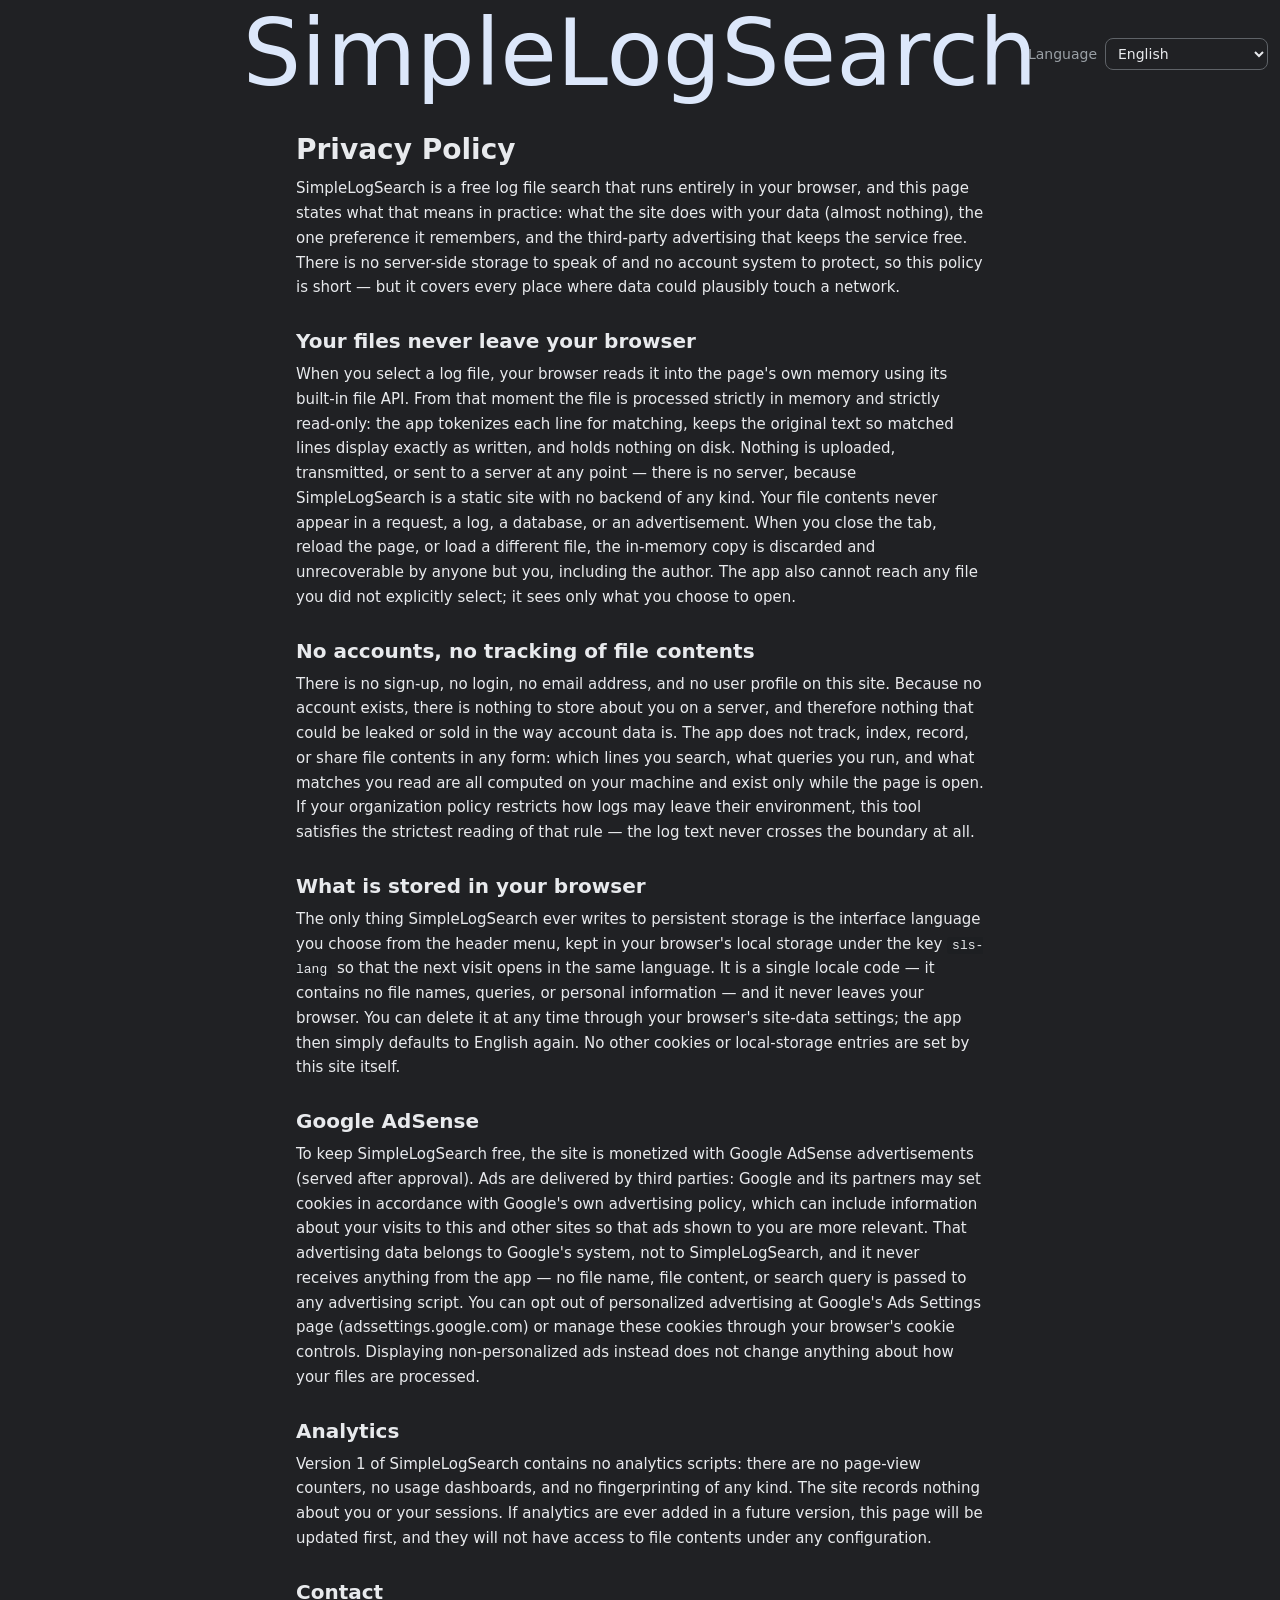
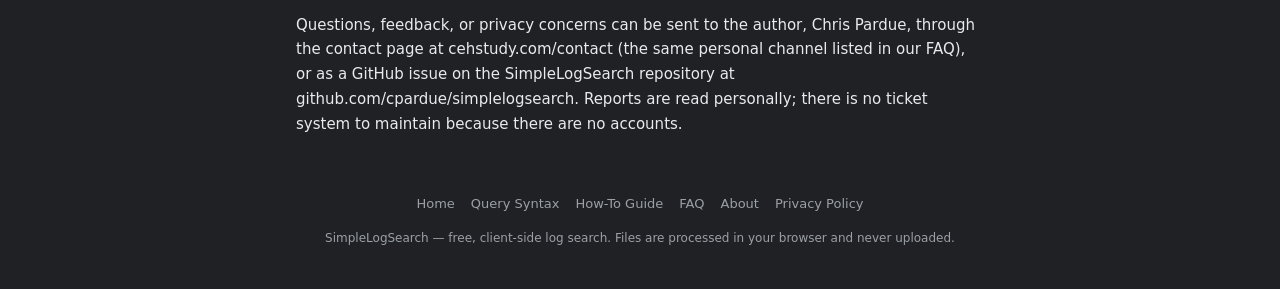
<file: privacy-policy/index.html>
<!doctype html>
<html lang="en">
<head>
  <meta charset="utf-8">
  <meta name="viewport" content="width=device-width, initial-scale=1">
  <title>SimpleLogSearch Privacy Policy — Your Files Never Leave Your Browser | SimpleLogSearch</title>
  <meta name="description" content="Your logs never leave your browser. SimpleLogSearch is fully client-side — no uploads, no accounts, no analytics; only your language choice is remembered.">
  <meta name="robots" content="index, follow">
  <meta name="theme-color" content="#202124">
  <link rel="icon" type="image/png" sizes="32x32" href="../favicon.png">
  <link rel="canonical" href="https://simplelogsearch.com/privacy-policy/">
  <meta property="og:title" content="SimpleLogSearch Privacy Policy">
  <meta property="og:description" content="Your logs never leave your browser. SimpleLogSearch is fully client-side — no uploads, no accounts, no analytics; only your language choice is remembered.">
  <meta property="og:url" content="https://simplelogsearch.com/privacy-policy/">
  <meta property="og:type" content="website">
  <!-- Pre-paint i18n boot (spec/i18n §4 — identical to index.html): reads localStorage["sls-lang"],
       validates against the known 21 codes, sets <html lang|dir> before first paint. Full
       chrome-string application happens in js/i18n.js (deferred below); on content pages it
       affects header/footer strings only — body copy stays English (spec/seo-adsense §1). -->
  <script>
    (function () {
      var codes = ["en","zh-CN","es-ES","hi-IN","ar","bn","pt-BR","ru","ja","de","fr","ko","tr","vi","id","th","pl","ur","nl","it","uk"];
      var locale = null;
      try { locale = window.localStorage.getItem("sls-lang"); } catch (e) {}
      if (codes.indexOf(locale) === -1) locale = "en";
      document.documentElement.setAttribute("lang", locale);
      document.documentElement.setAttribute("dir", locale === "ar" || locale === "ur" ? "rtl" : "ltr");
    })();
  </script>
  <!-- JSON-LD per spec/seo-adsense §2 (privacy-policy row): WebPage + BreadcrumbList. -->
  <script type="application/ld+json">
  {
    "@context": "https://schema.org",
    "@type": "WebPage",
    "name": "SimpleLogSearch Privacy Policy",
    "url": "https://simplelogsearch.com/privacy-policy/",
    "description": "What SimpleLogSearch does and does not do with your data: no uploads, no server-side storage, no accounts, no file-content tracking; the only data kept is your chosen interface language."
  }
  </script>
  <script type="application/ld+json">
  {
    "@context": "https://schema.org",
    "@type": "BreadcrumbList",
    "itemListElement": [
      { "@type": "ListItem", "position": 1, "name": "Home", "item": "https://simplelogsearch.com/" },
      { "@type": "ListItem", "position": 2, "name": "Privacy Policy", "item": "https://simplelogsearch.com/privacy-policy/" }
    ]
  }
  </script>
  <link rel="stylesheet" href="../css/styles.css">
</head>
<body>
  <!-- Shared chrome per spec/seo-adsense §1: header (logo left, language select right) + footer nav (6 links) + dark theme. -->
  <header>
    <a class="wordmark" href="../index.html" aria-label="SimpleLogSearch"><span>S</span><span>i</span><span>m</span><span>p</span><span>l</span><span>e</span><span>L</span><span>o</span><span>g</span><span>S</span><span>e</span><span>a</span><span>r</span><span>c</span><span>h</span></a>
    <div class="lang-field">
      <label for="langSelect" data-i18n="lang.label">Language</label>
      <select id="langSelect">
        <option value="en">English</option>
        <option value="zh-CN">简体中文</option>
        <option value="es-ES">Español</option>
        <option value="hi-IN">हिन्दी</option>
        <option value="ar">العربية</option>
        <option value="bn">বাংলা</option>
        <option value="pt-BR">Português (Brasil)</option>
        <option value="ru">Русский</option>
        <option value="ja">日本語</option>
        <option value="de">Deutsch</option>
        <option value="fr">Français</option>
        <option value="ko">한국어</option>
        <option value="tr">Türkçe</option>
        <option value="vi">Tiếng Việt</option>
        <option value="id">Bahasa Indonesia</option>
        <option value="th">ไทย</option>
        <option value="pl">Polski</option>
        <option value="ur">اردو</option>
        <option value="nl">Nederlands</option>
        <option value="it">Italiano</option>
        <option value="uk">Українська</option>
      </select>
    </div>
  </header>

  <main class="content">
    <article>
      <h1>Privacy Policy</h1>
      <p>SimpleLogSearch is a free log file search that runs entirely in your browser, and this page states what that means in practice: what the site does with your data (almost nothing), the one preference it remembers, and the third-party advertising that keeps the service free. There is no server-side storage to speak of and no account system to protect, so this policy is short — but it covers every place where data could plausibly touch a network.</p>

      <h2>Your files never leave your browser</h2>
      <p>When you select a log file, your browser reads it into the page's own memory using its built-in file API. From that moment the file is processed strictly in memory and strictly read-only: the app tokenizes each line for matching, keeps the original text so matched lines display exactly as written, and holds nothing on disk. Nothing is uploaded, transmitted, or sent to a server at any point — there is no server, because SimpleLogSearch is a static site with no backend of any kind. Your file contents never appear in a request, a log, a database, or an advertisement. When you close the tab, reload the page, or load a different file, the in-memory copy is discarded and unrecoverable by anyone but you, including the author. The app also cannot reach any file you did not explicitly select; it sees only what you choose to open.</p>

      <h2>No accounts, no tracking of file contents</h2>
      <p>There is no sign-up, no login, no email address, and no user profile on this site. Because no account exists, there is nothing to store about you on a server, and therefore nothing that could be leaked or sold in the way account data is. The app does not track, index, record, or share file contents in any form: which lines you search, what queries you run, and what matches you read are all computed on your machine and exist only while the page is open. If your organization policy restricts how logs may leave their environment, this tool satisfies the strictest reading of that rule — the log text never crosses the boundary at all.</p>
      <h2>What is stored in your browser</h2>
      <p>The only thing SimpleLogSearch ever writes to persistent storage is the interface language you choose from the header menu, kept in your browser's local storage under the key <code>sls-lang</code> so that the next visit opens in the same language. It is a single locale code — it contains no file names, queries, or personal information — and it never leaves your browser. You can delete it at any time through your browser's site-data settings; the app then simply defaults to English again. No other cookies or local-storage entries are set by this site itself.</p>

      <h2>Google AdSense</h2>
      <p>To keep SimpleLogSearch free, the site is monetized with Google AdSense advertisements (served after approval). Ads are delivered by third parties: Google and its partners may set cookies in accordance with Google's own advertising policy, which can include information about your visits to this and other sites so that ads shown to you are more relevant. That advertising data belongs to Google's system, not to SimpleLogSearch, and it never receives anything from the app — no file name, file content, or search query is passed to any advertising script. You can opt out of personalized advertising at Google's Ads Settings page (adssettings.google.com) or manage these cookies through your browser's cookie controls. Displaying non-personalized ads instead does not change anything about how your files are processed.</p>

      <h2>Analytics</h2>
      <p>Version 1 of SimpleLogSearch contains no analytics scripts: there are no page-view counters, no usage dashboards, and no fingerprinting of any kind. The site records nothing about you or your sessions. If analytics are ever added in a future version, this page will be updated first, and they will not have access to file contents under any configuration.</p>

      <h2>Contact</h2>
      <p>Questions, feedback, or privacy concerns can be sent to the author, Chris Pardue, through the contact page at cehstudy.com/contact (the same personal channel listed in our FAQ), or as a GitHub issue on the SimpleLogSearch repository at github.com/cpardue/simplelogsearch. Reports are read personally; there is no ticket system to maintain because there are no accounts.</p>
    </article>
  </main>
  <footer>
    <nav>
      <a href="../index.html" data-i18n="nav.home">Home</a>
      <a href="../query-syntax/" data-i18n="nav.syntax">Query Syntax</a>
      <a href="../how-to-search-logs/" data-i18n="nav.howto">How-To Guide</a>
      <a href="../faq/" data-i18n="nav.faq">FAQ</a>
      <a href="../about/" data-i18n="nav.about">About</a>
      <a href="../privacy-policy/" data-i18n="nav.privacy">Privacy Policy</a>
    </nav>
    <p class="footer-note" data-i18n="footer.note">SimpleLogSearch — free, client-side log search. Files are processed in your browser and never uploaded.</p>
  </footer>

  <script src="../js/i18n.js" defer></script>
  <script>
    // Content-page chrome i18n (spec/seo-adsense §1): on content pages the language
    // switch affects header/footer strings only; the body copy stays English.
    document.getElementById("langSelect").addEventListener("change", function () {
      if (window.I18N) window.I18N.apply(this.value);
    });
  </script>

</body>
</html>
</file>
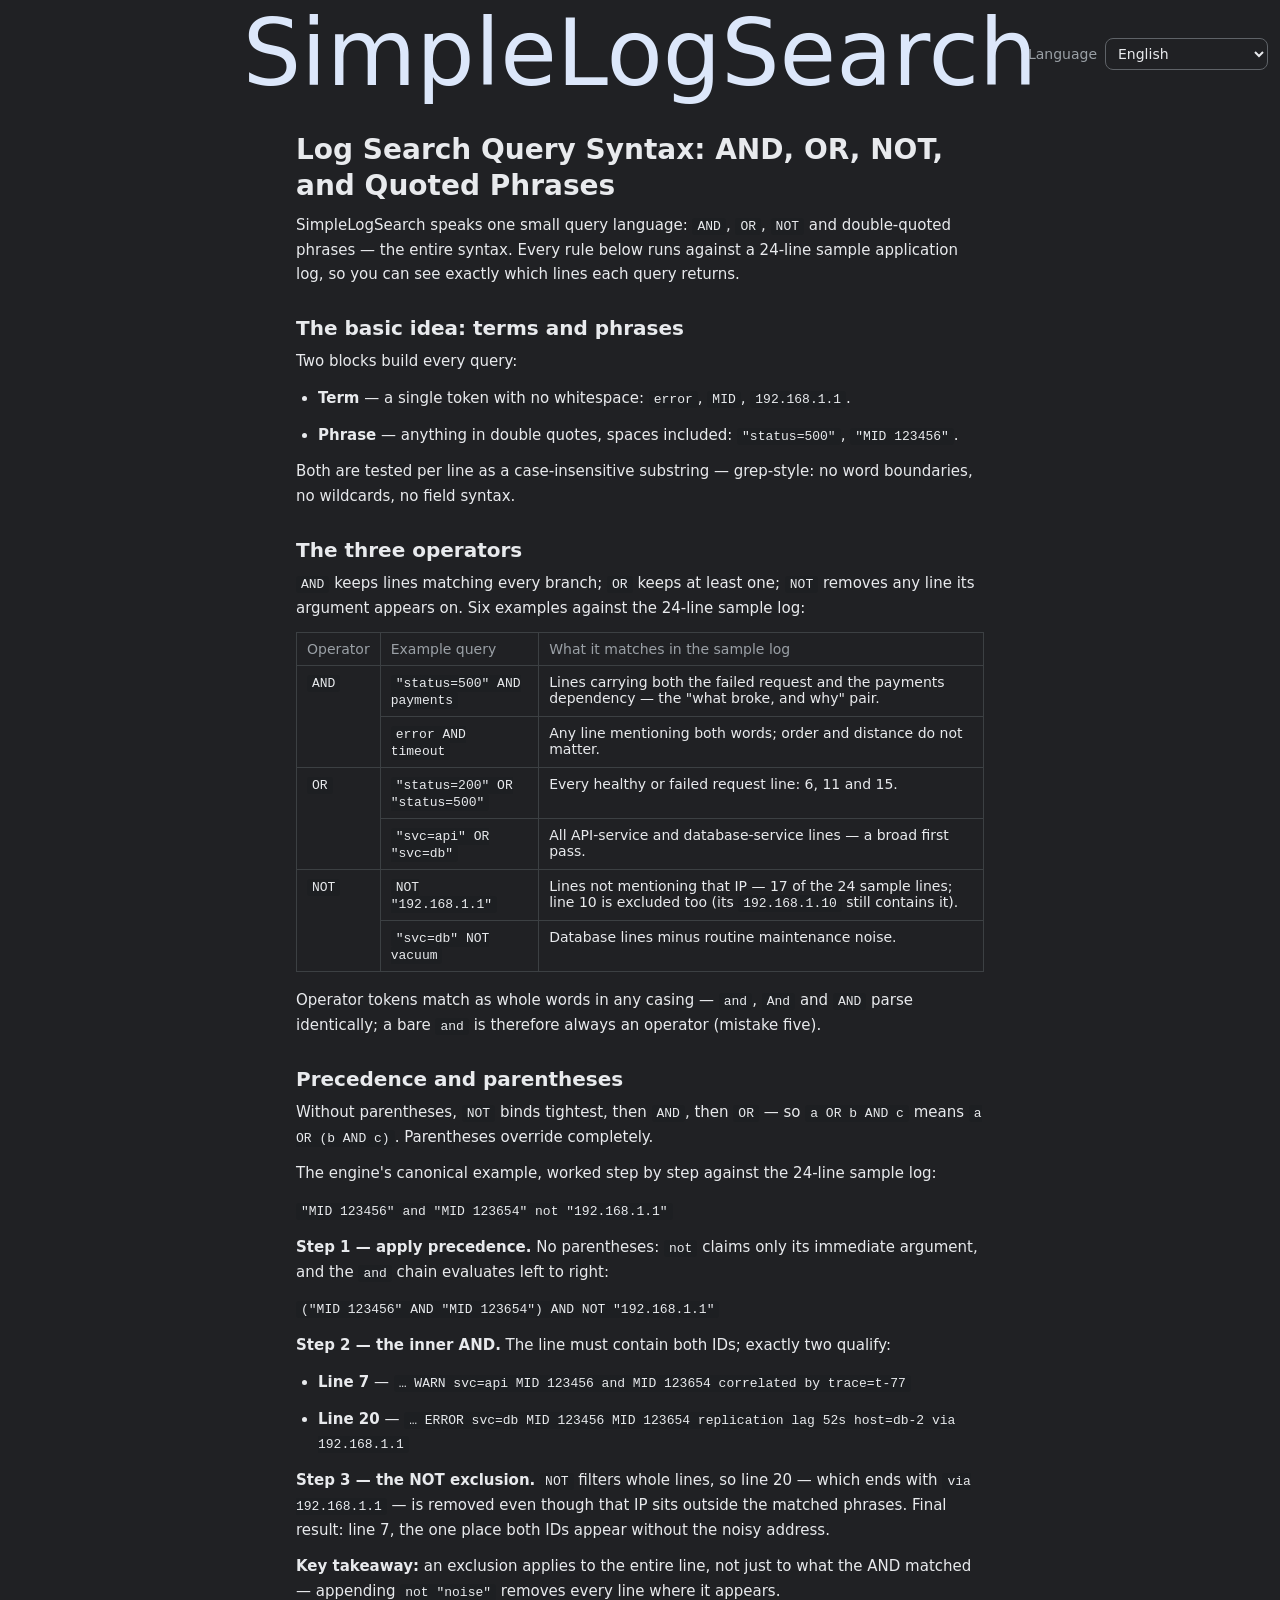
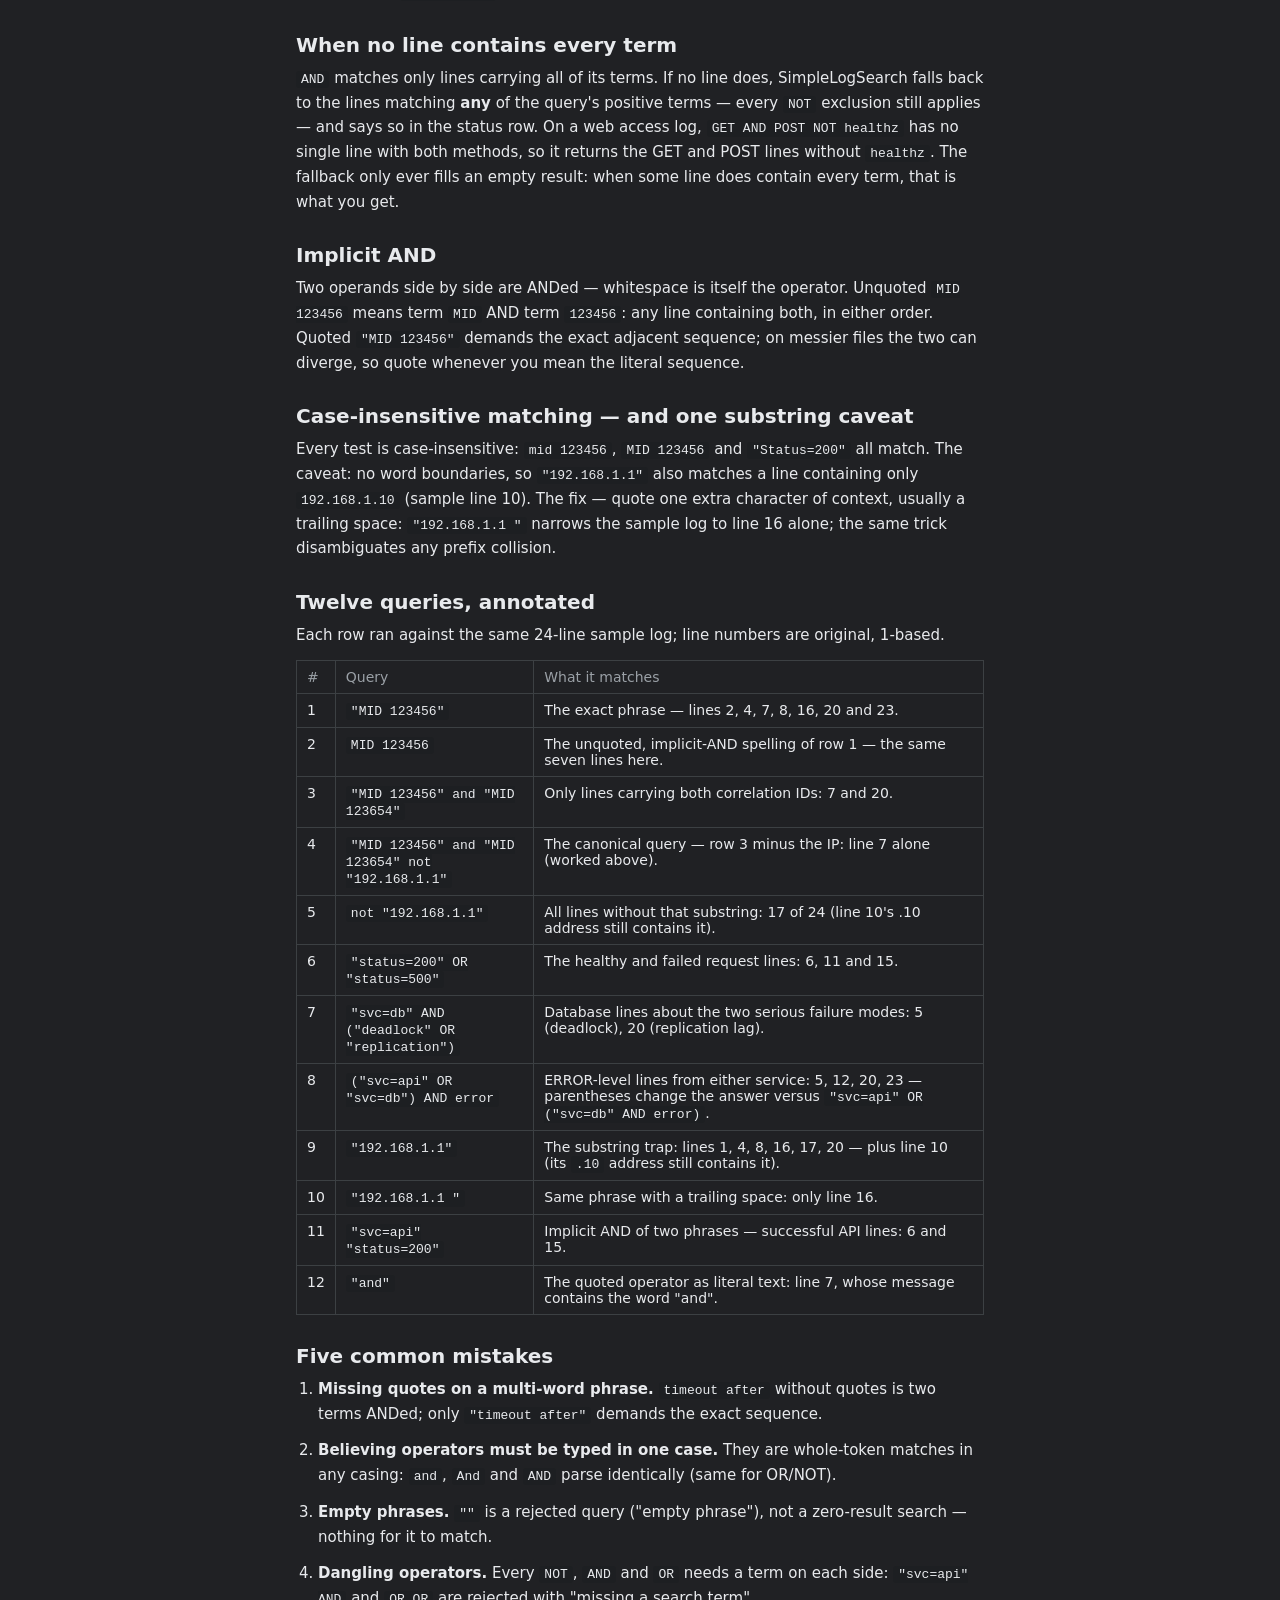
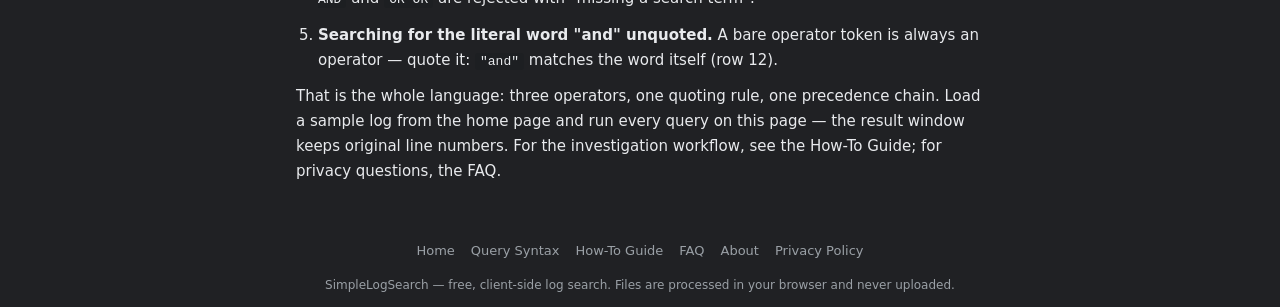
<file: query-syntax/index.html>
<!doctype html>
<html lang="en">
<head>
  <meta charset="utf-8">
  <meta name="viewport" content="width=device-width, initial-scale=1">
  <title>Log Search Query Syntax: AND, OR, NOT &amp; Quoted Phrases | SimpleLogSearch</title>
  <meta name="description" content="Complete query syntax reference for SimpleLogSearch: AND, OR, NOT, quoted phrases, precedence, parentheses, worked examples, and common mistakes to avoid.">
  <meta name="robots" content="index, follow">
  <meta name="theme-color" content="#202124">
  <link rel="icon" type="image/png" sizes="32x32" href="../favicon.png">
  <link rel="canonical" href="https://simplelogsearch.com/query-syntax/">
  <meta property="og:title" content="Log Search Query Syntax: AND, OR, NOT &amp; Quoted Phrases">
  <meta property="og:description" content="Complete query syntax reference for SimpleLogSearch: AND, OR, NOT, quoted phrases, precedence, parentheses, worked examples, and common mistakes to avoid.">
  <meta property="og:url" content="https://simplelogsearch.com/query-syntax/">
  <meta property="og:type" content="article">
  <!-- Pre-paint i18n boot (spec/i18n §4 — identical to index.html): reads localStorage["sls-lang"],
       validates against the known 21 codes, sets <html lang|dir> before first paint. Full
       chrome-string application happens in js/i18n.js (deferred below); on content pages it
       affects header/footer strings only — body copy stays English (spec/seo-adsense §1). -->
  <script>
    (function () {
      var codes = ["en","zh-CN","es-ES","hi-IN","ar","bn","pt-BR","ru","ja","de","fr","ko","tr","vi","id","th","pl","ur","nl","it","uk"];
      var locale = null;
      try { locale = window.localStorage.getItem("sls-lang"); } catch (e) {}
      if (codes.indexOf(locale) === -1) locale = "en";
      document.documentElement.setAttribute("lang", locale);
      document.documentElement.setAttribute("dir", locale === "ar" || locale === "ur" ? "rtl" : "ltr");
    })();
  </script>
  <!-- JSON-LD per spec/seo-adsense §2 (query-syntax row): Article + BreadcrumbList. -->
  <script type="application/ld+json">
  {
    "@context": "https://schema.org",
    "@type": "Article",
    "headline": "Log Search Query Syntax: AND, OR, NOT, and Quoted Phrases",
    "author": { "@type": "Person", "name": "Chris Pardue" },
    "dateModified": "2026-09-22"
  }
  </script>
  <script type="application/ld+json">
  {
    "@context": "https://schema.org",
    "@type": "BreadcrumbList",
    "itemListElement": [
      { "@type": "ListItem", "position": 1, "name": "Home", "item": "https://simplelogsearch.com/" },
      { "@type": "ListItem", "position": 2, "name": "Query Syntax", "item": "https://simplelogsearch.com/query-syntax/" }
    ]
  }
  </script>
  <link rel="stylesheet" href="../css/styles.css">
</head>
<body>
  <!-- Shared chrome per spec/seo-adsense §1: header (logo left, language select right) + footer nav (6 links) + dark theme. -->
  <header>
    <a class="wordmark" href="../index.html" aria-label="SimpleLogSearch"><span>S</span><span>i</span><span>m</span><span>p</span><span>l</span><span>e</span><span>L</span><span>o</span><span>g</span><span>S</span><span>e</span><span>a</span><span>r</span><span>c</span><span>h</span></a>
    <div class="lang-field">
      <label for="langSelect" data-i18n="lang.label">Language</label>
      <select id="langSelect">
        <option value="en">English</option>
        <option value="zh-CN">简体中文</option>
        <option value="es-ES">Español</option>
        <option value="hi-IN">हिन्दी</option>
        <option value="ar">العربية</option>
        <option value="bn">বাংলা</option>
        <option value="pt-BR">Português (Brasil)</option>
        <option value="ru">Русский</option>
        <option value="ja">日本語</option>
        <option value="de">Deutsch</option>
        <option value="fr">Français</option>
        <option value="ko">한국어</option>
        <option value="tr">Türkçe</option>
        <option value="vi">Tiếng Việt</option>
        <option value="id">Bahasa Indonesia</option>
        <option value="th">ไทย</option>
        <option value="pl">Polski</option>
        <option value="ur">اردو</option>
        <option value="nl">Nederlands</option>
        <option value="it">Italiano</option>
        <option value="uk">Українська</option>
      </select>
    </div>
  </header>

  <main class="content">
    <article>
      <h1>Log Search Query Syntax: AND, OR, NOT, and Quoted Phrases</h1>
      <p>SimpleLogSearch speaks one small query language: <code>AND</code>, <code>OR</code>, <code>NOT</code> and double-quoted phrases — the entire syntax. Every rule below runs against a 24-line sample application log, so you can see exactly which lines each query returns.</p>

      <h2>The basic idea: terms and phrases</h2>
      <p>Two blocks build every query:</p>
      <ul>
        <li><strong>Term</strong> — a single token with no whitespace: <code>error</code>, <code>MID</code>, <code>192.168.1.1</code>.</li>
        <li><strong>Phrase</strong> — anything in double quotes, spaces included: <code>"status=500"</code>, <code>"MID 123456"</code>.</li>
      </ul>
      <p>Both are tested per line as a case-insensitive substring — grep-style: no word boundaries, no wildcards, no field syntax.</p>


      <h2>The three operators</h2>
      <p><code>AND</code> keeps lines matching every branch; <code>OR</code> keeps at least one; <code>NOT</code> removes any line its argument appears on. Six examples against the 24-line sample log:</p>
      <table>
        <thead>
          <tr><th>Operator</th><th>Example query</th><th>What it matches in the sample log</th></tr>
        </thead>
        <tbody>
          <tr><td rowspan="2"><code>AND</code></td><td><code>"status=500" AND payments</code></td><td>Lines carrying both the failed request and the payments dependency — the "what broke, and why" pair.</td></tr>
          <tr><td><code>error AND timeout</code></td><td>Any line mentioning both words; order and distance do not matter.</td></tr>
          <tr><td rowspan="2"><code>OR</code></td><td><code>"status=200" OR "status=500"</code></td><td>Every healthy or failed request line: 6, 11 and 15.</td></tr>
          <tr><td><code>"svc=api" OR "svc=db"</code></td><td>All API-service and database-service lines — a broad first pass.</td></tr>
          <tr><td rowspan="2"><code>NOT</code></td><td><code>NOT "192.168.1.1"</code></td><td>Lines not mentioning that IP — 17 of the 24 sample lines; line 10 is excluded too (its <code>192.168.1.10</code> still contains it).</td></tr>
          <tr><td><code>"svc=db" NOT vacuum</code></td><td>Database lines minus routine maintenance noise.</td></tr>
        </tbody>
      </table>
      <p>Operator tokens match as whole words in any casing — <code>and</code>, <code>And</code> and <code>AND</code> parse identically; a bare <code>and</code> is therefore always an operator (mistake five).</p>

      <h2>Precedence and parentheses</h2>
      <p>Without parentheses, <code>NOT</code> binds tightest, then <code>AND</code>, then <code>OR</code> — so <code>a OR b AND c</code> means <code>a OR (b AND c)</code>. Parentheses override completely.</p>
      <p>The engine's canonical example, worked step by step against the 24-line sample log:</p>
      <p><code>"MID 123456" and "MID 123654" not "192.168.1.1"</code></p>
      <p><strong>Step 1 — apply precedence.</strong> No parentheses: <code>not</code> claims only its immediate argument, and the <code>and</code> chain evaluates left to right:</p>
      <p><code>("MID 123456" AND "MID 123654") AND NOT "192.168.1.1"</code></p>
      <p><strong>Step 2 — the inner AND.</strong> The line must contain both IDs; exactly two qualify:</p>
      <ul>
        <li><strong>Line 7</strong> — <code>… WARN svc=api   MID 123456 and MID 123654 correlated by trace=t-77</code></li>
        <li><strong>Line 20</strong> — <code>… ERROR svc=db    MID 123456 MID 123654 replication lag 52s host=db-2 via 192.168.1.1</code></li>
      </ul>
      <p><strong>Step 3 — the NOT exclusion.</strong> <code>NOT</code> filters whole lines, so line 20 — which ends with <code>via 192.168.1.1</code> — is removed even though that IP sits outside the matched phrases. Final result: line 7, the one place both IDs appear without the noisy address.</p>
      <p><strong>Key takeaway:</strong> an exclusion applies to the entire line, not just to what the AND matched — appending <code>not "noise"</code> removes every line where it appears.</p>


      <h2>When no line contains every term</h2>
      <p><code>AND</code> matches only lines carrying all of its terms. If no line does, SimpleLogSearch falls back to the lines matching <strong>any</strong> of the query's positive terms — every <code>NOT</code> exclusion still applies — and says so in the status row. On a web access log, <code>GET AND POST NOT healthz</code> has no single line with both methods, so it returns the GET and POST lines without <code>healthz</code>. The fallback only ever fills an empty result: when some line does contain every term, that is what you get.</p>

      <h2>Implicit AND</h2>
      <p>Two operands side by side are ANDed — whitespace is itself the operator. Unquoted <code>MID 123456</code> means term <code>MID</code> AND term <code>123456</code>: any line containing both, in either order. Quoted <code>"MID 123456"</code> demands the exact adjacent sequence; on messier files the two can diverge, so quote whenever you mean the literal sequence.</p>

      <h2>Case-insensitive matching — and one substring caveat</h2>
      <p>Every test is case-insensitive: <code>mid 123456</code>, <code>MID 123456</code> and <code>"Status=200"</code> all match. The caveat: no word boundaries, so <code>"192.168.1.1"</code> also matches a line containing only <code>192.168.1.10</code> (sample line 10). The fix — quote one extra character of context, usually a trailing space: <code>"192.168.1.1 "</code> narrows the sample log to line 16 alone; the same trick disambiguates any prefix collision.</p>

      <h2>Twelve queries, annotated</h2>
      <p>Each row ran against the same 24-line sample log; line numbers are original, 1-based.</p>
      <table>
        <thead>
          <tr><th>#</th><th>Query</th><th>What it matches</th></tr>
        </thead>
        <tbody>
          <tr><td>1</td><td><code>"MID 123456"</code></td><td>The exact phrase — lines 2, 4, 7, 8, 16, 20 and 23.</td></tr>
          <tr><td>2</td><td><code>MID 123456</code></td><td>The unquoted, implicit-AND spelling of row 1 — the same seven lines here.</td></tr>
          <tr><td>3</td><td><code>"MID 123456" and "MID 123654"</code></td><td>Only lines carrying both correlation IDs: 7 and 20.</td></tr>
          <tr><td>4</td><td><code>"MID 123456" and "MID 123654" not "192.168.1.1"</code></td><td>The canonical query — row 3 minus the IP: line 7 alone (worked above).</td></tr>
          <tr><td>5</td><td><code>not "192.168.1.1"</code></td><td>All lines without that substring: 17 of 24 (line 10's .10 address still contains it).</td></tr>
          <tr><td>6</td><td><code>"status=200" OR "status=500"</code></td><td>The healthy and failed request lines: 6, 11 and 15.</td></tr>
          <tr><td>7</td><td><code>"svc=db" AND ("deadlock" OR "replication")</code></td><td>Database lines about the two serious failure modes: 5 (deadlock), 20 (replication lag).</td></tr>
          <tr><td>8</td><td><code>("svc=api" OR "svc=db") AND error</code></td><td>ERROR-level lines from either service: 5, 12, 20, 23 — parentheses change the answer versus <code>"svc=api" OR ("svc=db" AND error)</code>.</td></tr>
          <tr><td>9</td><td><code>"192.168.1.1"</code></td><td>The substring trap: lines 1, 4, 8, 16, 17, 20 — plus line 10 (its <code>.10</code> address still contains it).</td></tr>
          <tr><td>10</td><td><code>"192.168.1.1 "</code></td><td>Same phrase with a trailing space: only line 16.</td></tr>
          <tr><td>11</td><td><code>"svc=api" "status=200"</code></td><td>Implicit AND of two phrases — successful API lines: 6 and 15.</td></tr>
          <tr><td>12</td><td><code>"and"</code></td><td>The quoted operator as literal text: line 7, whose message contains the word "and".</td></tr>
        </tbody>
      </table>

      <h2>Five common mistakes</h2>
      <ol>
        <li><strong>Missing quotes on a multi-word phrase.</strong> <code>timeout after</code> without quotes is two terms ANDed; only <code>"timeout after"</code> demands the exact sequence.</li>
        <li><strong>Believing operators must be typed in one case.</strong> They are whole-token matches in any casing: <code>and</code>, <code>And</code> and <code>AND</code> parse identically (same for OR/NOT).</li>
        <li><strong>Empty phrases.</strong> <code>""</code> is a rejected query ("empty phrase"), not a zero-result search — nothing for it to match.</li>
        <li><strong>Dangling operators.</strong> Every <code>NOT</code>, <code>AND</code> and <code>OR</code> needs a term on each side: <code>"svc=api" AND</code> and <code>OR OR</code> are rejected with "missing a search term".</li>
        <li><strong>Searching for the literal word "and" unquoted.</strong> A bare operator token is always an operator — quote it: <code>"and"</code> matches the word itself (row 12).</li>
      </ol>

      <p>That is the whole language: three operators, one quoting rule, one precedence chain. Load a sample log from the home page and run every query on this page — the result window keeps original line numbers. For the investigation workflow, see the How-To Guide; for privacy questions, the FAQ.</p>
    </article>
  </main>

  <footer>
    <nav>
      <a href="../index.html" data-i18n="nav.home">Home</a>
      <a href="../query-syntax/" data-i18n="nav.syntax">Query Syntax</a>
      <a href="../how-to-search-logs/" data-i18n="nav.howto">How-To Guide</a>
      <a href="../faq/" data-i18n="nav.faq">FAQ</a>
      <a href="../about/" data-i18n="nav.about">About</a>
      <a href="../privacy-policy/" data-i18n="nav.privacy">Privacy Policy</a>
    </nav>
    <p class="footer-note" data-i18n="footer.note">SimpleLogSearch — free, client-side log search. Files are processed in your browser and never uploaded.</p>
  </footer>

  <script src="../js/i18n.js" defer></script>
  <script>
    // Content-page chrome i18n (spec/seo-adsense §1): on content pages the language
    // switch affects header/footer strings only; the body copy stays English.
    document.getElementById("langSelect").addEventListener("change", function () {
      if (window.I18N) window.I18N.apply(this.value);
    });
  </script>

</body>
</html>
</file>
<file: css/styles.css>
/* SimpleLogSearch — css/styles.css
   Item 1.1: app-shell styles per spec/ui-spec §1–§3 + §6 + §7.
   Logical properties only (RTL-safe for ar/ur). Dark theme is the only theme.
   Markup for these selectors landed in item 1.2; result-window detail (§4)
   landed in item 2.1 (see the §4 section below the #results base rule).

   Component map (index.html, item 1.2):
     header          app-header row: .wordmark + .lang-field (#langSelect)
     main            <form class="search-bar"> (.search-input,
                    .search-submit) + .btn-row (.btn × Reset Queries/Upload Log/Export Snippet*)
     #errorSlot      role=alert; hidden except when active (JS toggles)
     #viewBar        view bar above the text box: #statusRow (left) + Word
                     Wrap checkbox (right) — always visible; B18 detail below
     #pasteArea      empty-state paste box (faint THIS/THAT placeholder); §4 below
     footer          nav (6 links) + .footer-note
     .skip-link      a11y.skipToResults (ui-spec §6)
*/

:root {
  --bg:       #202124;  /* page + header */
  --surface:  #303134;  /* search bar, buttons; row bg #1d1f22 */
  --border:   #5f6368;
  --text:     #e8eaed;  /* primary */
  --text-dim: #9aa0a6;  /* icons, secondary */
  --error:    #f28b82;
  --accent:   #8ab4f8;  /* focus ring, flash glow */
  --gutter:   #7d8590;  /* line numbers */
  --row-h:    16px;     /* fixed log row height; 13px/16px ui-monospace */
}

html, body { margin: 0; }

body {
  background: var(--bg);
  color: var(--text);
  font-family: system-ui, -apple-system, "Segoe UI", Roboto, Arial, sans-serif;
}

/* ===== ui-spec §2 — layout: single column centered max-width 720px, EXCEPT
   the result window (#results stays full width; §4 detail lands in Phase 2) ===== */
header, #errorSlot, main, footer {
  box-sizing: border-box;   /* §2/§7: padding stays inside the 720px column; no <720px overflow */
  width: 100%;
  max-width: 720px;
  margin-inline: auto;
}

#results {
  width: 100%;
  max-width: none;              /* §2 exception — full browser width */
  margin-block-start: 24px;     /* §4: container margin-top 24px */
}

/* ===== ui-spec §4 — result window (CHECKLIST 2.1) =====
   Viewport: overflow auto + native vertical resize; initial height =
   20 rows ≈ 344px (20 × 16px + 2 × 12px padding — border-box keeps the
   math exact); min 80px (5 rows) / max 90vh. Rows are fixed 16px and
   virtualized by js/log-view.js: a .log-spacer carries the total height
   (rows × 16px) and only the visible slice + 10-row overscan exists in
   the DOM. Gutter .ln is sticky so original line numbers stay visible
   during horizontal scroll of long lines; its width = max-digits × 1ch
   + 12px inline padding, set per file by log-view.js on setLines. */
/* View bar (ui-spec §4 / B18, 2026-09-25 word-wrap toggle): the row just
   above the text box — status text (#statusRow, left) + Word Wrap checkbox
   (right). Always visible; in the empty state #statusRow is hidden and only
   the checkbox shows. The font/padding formerly on #statusRow live here so
   the bar keeps its height when the status side is empty. */
#viewBar {
  display: flex;
  align-items: center;
  gap: 12px;
  font-size: 13px;
  color: var(--text-dim);       /* #9aa0a6 — content per i18n status keys */
  padding-block: 8px;
  padding-inline: 4px;
}
#statusRow { flex: 1 1 auto; min-width: 0; }   /* left side; app.js toggles hidden as before */

/* Word Wrap checkbox (B18) — compact native control, dim label, accent tick. */
.wrap-toggle {
  flex: none;
  display: inline-flex;
  align-items: center;
  gap: 6px;
  color: var(--text-dim);
  cursor: pointer;
  user-select: none;
  white-space: nowrap;
}
.wrap-toggle input[type="checkbox"] {
  width: 13px;
  height: 13px;
  margin: 0;
  accent-color: var(--accent);
  cursor: pointer;
}

#logViewport {
  box-sizing: border-box;
  position: relative;           /* anchor for the ::after corner grip */
  overflow: auto;
  resize: vertical;             /* native drag-resize (grip below is decorative) */
  height: 344px;                /* initial = 20 rows (320px) + 2 × 12px padding */
  min-height: 80px;             /* 5 rows */
  max-height: 90vh;
  padding-block: 12px;
  background: #1d1f22;          /* row bg (ui-spec §1 token note) */
}

/* Decorative corner grip — CSS gradient triangle at the resize corner.
   Logical placement + mirrored gradient keep it on the live corner in rtl (§7). */
#logViewport::after {
  content: "";
  position: absolute;
  inset-block-end: 0;
  inset-inline-end: 0;
  width: 12px;
  height: 12px;
  pointer-events: none;
  background: linear-gradient(135deg, transparent 50%, var(--gutter) 50%);
}
[dir="rtl"] #logViewport::after {
  background: linear-gradient(225deg, transparent 50%, var(--gutter) 50%);
}

/* Paste area — empty state (ui-spec §4, 2026-09-20 user request). Same box
   language as the viewport: bg #1d1f22, mono 13px/16px, initial height =
   20 rows (344px), native vertical resize. The placeholder is the faint
   two-line THIS/THAT demo (i18n log.placeholder). */
#pasteArea {
  box-sizing: border-box;
  display: block;
  width: 100%;
  height: 344px;                /* = viewport initial (20 rows + padding) */
  min-height: 80px;
  max-height: 90vh;
  padding-block: 12px;
  padding-inline: 4px;
  border: none;
  background: #1d1f22;
  color: var(--text);
  font: 13px/16px ui-monospace, SFMono-Regular, Menlo, Consolas, monospace;
  white-space: pre;
  overflow-wrap: normal;
  resize: vertical;
}
#pasteArea[hidden] { display: none; }   /* author display:block would otherwise beat [hidden] */
#pasteArea::placeholder { color: #9aa0a6; }  /* faint — same token as .search-input::placeholder */
#pasteArea:focus-visible {
  outline: 2px solid var(--accent);
  outline-offset: -2px;           /* inside the box, away from neighbors */
}

/* Spacer — js/log-view.js sets height = rows × 16px; the absolutely
   positioned rows inside it live at their true (virtualized) offsets. */
.log-spacer {
  position: relative;
}

/* Row — fixed 16px, display:flex → .ln + .lc (§4). Width follows its own
   content (min = full viewport width) so a long row's sticky gutter stays
   pinned across that row's entire horizontal scroll range. */
.log-row {
  position: absolute;
  inset-inline-start: 0;
  width: max-content;
  min-width: 100%;
  height: 16px;                 /* = --row-h */
  display: flex;
  font: 13px/16px ui-monospace, SFMono-Regular, Menlo, Consolas, monospace;
}

/* Gutter .ln — original line number, right-aligned, sticky. log-view.js sets
   width = max-digits × 1ch per file (default below until first setLines); the
   inline padding completes the §4 "max-digits × 1ch + 12px" formula. */
.log-row .ln {
  flex: none;
  width: 3ch;                   /* pre-setLines default; overridden per file */
  padding-inline: 6px;          /* +12px inline (ui-spec §4) */
  text-align: end;              /* right-aligned; mirrors to the left in rtl */
  color: var(--gutter);         /* #7d8590 */
  user-select: none;
  position: sticky;
  inset-inline-start: 0;
  background: #1d1f22;          /* opaque — covers content scrolling under it */
}

/* Content .lc — long lines scroll horizontally, no wrap (§4). Empty lines
   render a zero-width space (set by log-view.js) to keep the row's line box. */
.log-row .lc {
  white-space: pre;
  color: var(--text);           /* #e8eaed */
  font: 13px/16px ui-monospace, SFMono-Regular, Menlo, Consolas, monospace;
}

/* Live highlight preview (ui-spec §4 / B16) — <mark> injected by log-view.js while
   the user types a >3-char query. Faint accent wash, text color unchanged. */
.log-row .lc mark.hl {
  background: rgba(138, 180, 248, .22);  /* --accent #8ab4f8 at 22% on #1d1f22 */
  color: inherit;
  border-radius: 2px;
}

/* Word wrap mode (ui-spec §4 / B18) — .wrap on #logViewport, set by app.js
   from the Word Wrap checkbox. .lc wraps at the row width (long space-less
   tokens break mid-token via overflow-wrap); rows take variable height
   (inline style = visual lines × 16px, set per row by log-view.js) so the
   gutter number sits on the first visual line only; spacer height = the sum
   of row heights (virtualization intact). Without .wrap the fixed-16px
   no-wrap rules above apply untouched. */
#logViewport.wrap .log-row { width: 100%; }
#logViewport.wrap .log-row .lc { white-space: pre-wrap; overflow-wrap: anywhere; }

/* ===== header: full-width row — wordmark centered above the search bar;
   Language pinned to the far top-right corner of the screen (2026-09-20) ===== */
header {
  display: flex;
  align-items: center;       /* logo vertically centered */
  justify-content: center;   /* wordmark centered above the search bar */
  position: relative;        /* anchor for the corner language field */
  max-width: none;           /* full-width row — 720px exception (ui-spec §2) */
  padding: 8px 16px;
}

/* Logo wordmark — solid off-white #dce7fa (Google multicolor retired,
   2026-09-20 user request); one span per letter stays in the DOM. Rendered
   height capped at 92px: font-size scales with viewport width (15 chars ≈
   7.8em advance) reserving ~560px of horizontal corner zone (2 × worst-case
   locale label + select + margin) so it never collides with the language
   field; line-height:1 keeps element height == font-size ≤ 92px (ui-spec §2).
   Full 92px cap reached at ≥ ~1278px viewports. */
.wordmark {
  font-size: clamp(24px, calc((100vw - 560px) / 7.8), 92px);
  line-height: 1;
  font-weight: 500;
  color: #dce7fa;
  text-decoration: none;
}

/* Language field: visible "Language" label (i18n lang.label) + native select,
   pinned to the far top-right corner of the screen; inset-inline-end mirrors
   it to the top-left in ar/ur. */
.lang-field {
  display: flex;
  align-items: center;
  gap: 8px;
  position: absolute;
  inset-block-start: 50%;
  inset-inline-end: 12px;
  transform: translateY(-50%); /* vertically centered in the header row */
}
.lang-field label {
  font-size: 14px;
  color: var(--text-dim);
}
#langSelect {
  font-size: 14px;
  font-family: inherit;
  background: #202124;         /* = --bg */
  color: #e8eaed;              /* = --text */
  border: 1px solid #5f6368;   /* = --border */
  border-radius: 8px;
  padding: 6px 8px;            /* spec/ui-spec §2 literal (symmetric) */
}

/* ===== search bar: [input | magnifier submit] (§2; leading icon removed 2026-09-25) ===== */
.search-bar {
  display: flex;
  align-items: center;
  height: 46px;
  border-radius: 24px;
  background: var(--surface);          /* #303134 */
  border: 1px solid transparent;       /* stable geometry when the focus border lands */
}
.search-bar:focus-within {
  box-shadow: 0 1px 6px rgba(32, 33, 36, .6);
  border-color: var(--accent);         /* #8ab4f8 */
}
.search-bar:hover:not(:focus-within) {
  box-shadow: 0 1px 6px rgba(32, 33, 36, .6);   /* hover without focus: same shadow */
}
.search-bar svg {
  width: 20px;
  height: 20px;
  fill: var(--text-dim);               /* #9aa0a6 */
  flex: none;
}
.search-input {
  flex: 1;
  min-width: 0;
  background: transparent;
  border: none;
  outline: none;                       /* focus is signaled by .search-bar:focus-within */
  color: var(--text);
  font-family: inherit;
  font-size: 16px;
  padding-inline: 8px;                 /* submit-side spacing (not spec'd) */
  padding-inline-start: 16px;          /* leading room where the magnifier used to sit (removed 2026-09-25) */
}
.search-input::placeholder { color: #9aa0a6; }

.search-submit {
  flex: none;
  width: 40px;                         /* 40×40 hit area */
  height: 40px;
  margin-inline-end: 3px;              /* centers the hit area in the 46px bar */
  display: flex;
  align-items: center;
  justify-content: center;
  background: transparent;
  border: none;
  border-radius: 50%;
  cursor: pointer;
  padding: 0;
}

/* ===== buttons row: [ Reset Queries ] [ Upload Log ] [ Export Snippet* ] — 12px gap, centered (§2; *always shown, disabled (grayed out) in non-match views — B19) ===== */
.btn-row {
  display: flex;
  justify-content: center;
  gap: 12px;
  margin-block-start: 12px;
}
.btn {
  height: 36px;
  padding: 0 16px;            /* spec/ui-spec §2 literal (symmetric) */
  border-radius: 4px;
  background: #303134;        /* = --surface */
  color: #e8eaed;             /* = --text */
  font-family: inherit;
  font-size: 14px;
  border: 1px solid #303134;
  cursor: pointer;
}
.btn:hover:not([disabled]) { background: #3c4043; }
.btn:active:not([disabled]) { transform: translateY(1px); }
/* B19 — Export Snippet (ui-spec §4): always shown, grayed out while disabled */
.btn[disabled] { color: var(--text-dim); cursor: not-allowed; }

/* ===== error slot — between header and search bar. No `display` here so the
   [hidden] attribute (JS) keeps working; auto-dismiss is JS (item 1.4). ===== */
#errorSlot {
  color: var(--error);        /* #f28b82 */
  font-size: 14px;
  margin-block-end: 8px;      /* §2: margin-bottom 8px, logical form */
  white-space: nowrap;
  overflow: hidden;
  text-overflow: ellipsis;    /* one line max (truncates) */
}

/* ===== ui-spec §3 — upload flash ("momentary light-up"), verbatim =====
   Trigger: add class + error message together; remove class on animationend. */
@keyframes uploadFlash {
  0%,100% { box-shadow:none; border-color:#303134 }
  50%     { box-shadow:0 0 0 4px rgba(138,180,248,.55); border-color:#8ab4f8 }
}
.uploading-flash { animation: uploadFlash .5s ease-in-out 3; }   /* ~1.5 s total */

/* ===== footer: nav links (6 pages) + bookmark hint + footer note (§2) ===== */
footer {
  display: flex;
  flex-direction: column;
  align-items: center;
  gap: 8px;
  padding-block: 24px 32px;       /* spec does not fix footer metrics */
}
footer nav {
  display: flex;
  flex-wrap: wrap;
  justify-content: center;
  gap: 16px;
}
footer a {
  color: var(--text-dim);
  font-size: 13px;
  text-decoration: none;
}
footer a:hover {
  color: var(--text);
  text-decoration: underline;
}
.footer-note {
  color: var(--text-dim);
  font-size: 12px;
}

/* ===== ui-spec §6 — keyboard & a11y (visual parts) ===== */
.skip-link {
  position: absolute;
  inset-block-start: 8px;
  inset-inline-start: -9999px;    /* off-canvas until focused */
  z-index: 10;
  background: var(--surface);
  color: var(--text);
  font-size: 14px;
  padding: 6px 12px;
  border-radius: 4px;
  text-decoration: none;
}
.skip-link:focus { inset-inline-start: 8px; }

/* Visible focus ring for icon-only / small controls (contrast per §6) */
.btn:focus-visible,
#langSelect:focus-visible,
.search-submit:focus-visible,
footer a:focus-visible {
  outline: 2px solid var(--accent);
  outline-offset: 2px;
}

/* ===== ui-spec §7 — responsive (< 720px) ===== */
@media (max-width: 719.98px) {
  header {
    flex-direction: column;   /* language row above the centered logo (§7) */
    gap: 10px;
  }
  .lang-field {
    position: static;         /* own top-right row on small screens */
    transform: none;
    order: -1;
    align-self: flex-end;
  }
  .wordmark { font-size: min(calc((100vw - 48px) / 7.8), 72px); }
  main { padding-inline: 16px; }         /* keep chrome in view on small screens */
  #errorSlot { padding-inline: 16px; }   /* align with padded chrome */
  .btn-row { flex-wrap: wrap; }          /* buttons stay centered under the bar */
  /* #results keeps full width (outside the 720px column);
     gutter width is set per file by js/log-view.js (§4). */
}
/* ===== Content pages (CHECKLIST 6.1, spec/seo-adsense §1) — shared article body
   on the dark theme; header/footer/main chrome already styled above. main keeps
   the 720px reading column. The other five content pages reuse this block. ===== */
main.content {
  padding-block: 8px 24px;
  padding-inline: 16px;
}
main.content h1 {
  font-size: 28px;
  line-height: 1.3;
  margin-block: 16px 8px;
}
main.content h2 {
  font-size: 20px;
  line-height: 1.3;
  margin-block: 28px 8px;
}
main.content p,
main.content li {
  font-size: 15px;
  line-height: 1.65;
  margin-block: 0 12px;
}
main.content a { color: var(--accent); }
main.content ul,
main.content ol {
  padding-inline-start: 22px;
  margin-block: 0 12px;
}
main.content code {
  font-family: ui-monospace, SFMono-Regular, Menlo, Consolas, monospace;
  font-size: 13px;
  background: #1d1f22;                 /* row-bg token — consistent with the app */
  padding: 1px 5px;
  border-radius: 3px;
  overflow-wrap: anywhere;             /* long monospace samples (format table) break in narrow viewports instead of widening the table (7.4A gate @390) */
}
main.content table {
  width: 100%;
  border-collapse: collapse;
  margin-block: 12px 16px;
  font-size: 14px;
}
main.content th,
main.content td {
  text-align: start;                   /* logical — mirrors in rtl */
  vertical-align: top;
  padding: 8px 10px;
  border: 1px solid #3c4043;           /* hover-state surface tone, reads as a border on --bg */
}
main.content th { color: var(--text-dim); font-weight: 500; }
main.content pre {
  box-sizing: border-box;
  max-width: 100%;
  padding: 12px 14px;
  margin-block: 12px 16px;
  background: #1d1f22;                 /* row-bg token — consistent with the app */
  border-radius: 4px;
  font-family: ui-monospace, SFMono-Regular, Menlo, Consolas, monospace;
  font-size: 13px;
  line-height: 16px;
  white-space: pre;
  overflow-x: auto;                    /* long sample lines (how-to case study) scroll in-box, not the page (7.4A gate: no h-overflow @1280/390) */
}

/* ===== index below-fold content (CHECKLIST 6.6, spec/seo-adsense §1.1) =====
   Reuses the content-page typography above. Only header/#errorSlot/main/footer are
   pinned to the 720px column by the layout rule (#results is deliberately full
   width), so section.content carries its own column constraint + the same
   padding as main.content. */
section.content {
  box-sizing: border-box;
  width: 100%;
  max-width: 720px;
  margin-inline: auto;
  padding-block: 8px 24px;
  padding-inline: 16px;
}
section.content h1 {
  font-size: 28px;
  line-height: 1.3;
  margin-block: 16px 8px;
}
section.content h2 {
  font-size: 20px;
  line-height: 1.3;
  margin-block: 28px 8px;
}
section.content h3 {
  font-size: 17px;
  line-height: 1.4;
  margin-block: 20px 6px;
}
section.content p,
section.content li {
  font-size: 15px;
  line-height: 1.65;
  margin-block: 0 12px;
}
section.content a { color: var(--accent); }
section.content ul,
section.content ol {
  padding-inline-start: 22px;
  margin-block: 0 12px;
}
section.content code {
  font-family: ui-monospace, SFMono-Regular, Menlo, Consolas, monospace;
  font-size: 13px;
  background: #1d1f22;                 /* row-bg token — consistent with the app */
  padding: 1px 5px;
  border-radius: 3px;
}

/* ===== "About This Tool" collapsed section (spec/seo-adsense §1.1, 2026-09-20
   user request) — native <details>, closed by default; the article content stays
   in the DOM for SEO/AdSense. Reuses section.content typography above. ===== */
details.about-details > summary {
  cursor: pointer;
  font-size: 20px;                     /* matches section.content h2 */
  line-height: 1.3;
  margin-block: 8px 4px;
  color: var(--text);
  user-select: none;
}
details.about-details > summary:hover { color: var(--accent); }
</file>
